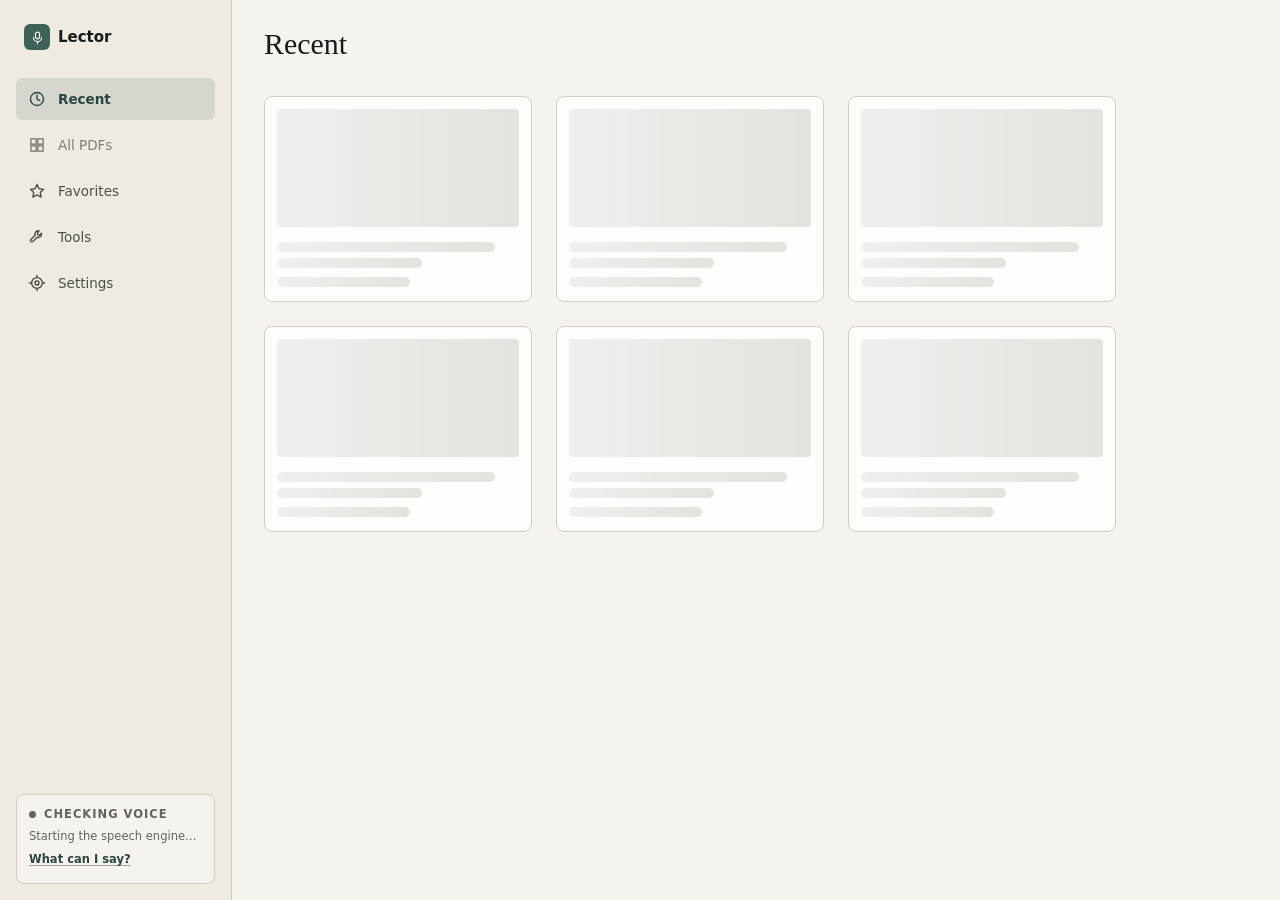
<file: frontend/index.html>
<!DOCTYPE html>
<html lang="en" data-theme="light" data-recent-view="grid" data-recent-count="" data-favorites-count="">
<head>
  <meta charset="UTF-8">
  <title>Lector — Home</title>
  <link rel="stylesheet" href="pages/home.css">
  <!-- Arriving on the Tools page (back from Organise pages, or Settings'
       Tools item): home.js draws it as the page loads (drawToolsAtLoad), so
       the first paint waits until the page has been read to the end, which
       is after that has run, and the Tools page is never seen empty. Only
       here, in <head>: a render-blocking link added later is ignored. -->
  <script>
    if (sessionStorage.getItem("lector-home-section") === "tools") {
      const hold = document.createElement("link");
      hold.rel = "expect";
      hold.href = "#homeToolsDrawn";
      hold.setAttribute("blocking", "render");
      document.head.appendChild(hold);
      // Back from Organise pages (reading-save.js's HOME_FOCUS_NOTE): this is
      // where the reader was, so it is simply there, with no entrance
      // (home.css's .home-returning); its first frame would be empty.
      if (sessionStorage.getItem("lector-home-focus") !== null) {
        document.documentElement.classList.add("home-returning");
      }
    }
  </script>
</head>
<body>
  <div class="home-view">
    <div class="sidebar">
      <!-- The sidebar's icons are in the markup, not fetched by icons.js, so they are
           on the page's very first frame: this page replaces another one on every
           sidebar click, and slots that filled in 100-280ms later read as a flicker.
           frontend/shared/icons/ stays the source; a test pins these to it. -->
      <div class="brand">
        <div class="brand-mark" data-icon="logo"><svg xmlns="http://www.w3.org/2000/svg" viewBox="0 0 22 22" fill="none" stroke="currentColor" stroke-width="1.7" stroke-linecap="round"><rect x="8" y="3" width="6" height="10" rx="3"></rect><path d="M5 11a6 6 0 0 0 12 0"></path><line x1="11" y1="17" x2="11" y2="20"></line></svg></div>
        <span class="brand-name">Lector</span>
      </div>
      <button class="nav-item active" id="recentNav" aria-current="page">
        <span data-icon="recent"><svg xmlns="http://www.w3.org/2000/svg" viewBox="0 0 22 22" fill="none" stroke="currentColor" stroke-width="1.7" stroke-linecap="round"><circle cx="11" cy="11" r="8"></circle><polyline points="11,6.5 11,11 14.5,13"></polyline></svg></span> Recent
      </button>
      <button class="nav-item" disabled>
        <span data-icon="all_pdfs"><svg xmlns="http://www.w3.org/2000/svg" viewBox="0 0 22 22" fill="none" stroke="currentColor" stroke-width="1.7"><rect x="3.5" y="3.5" width="6.5" height="6.5"></rect><rect x="12" y="3.5" width="6.5" height="6.5"></rect><rect x="3.5" y="12" width="6.5" height="6.5"></rect><rect x="12" y="12" width="6.5" height="6.5"></rect></svg></span> All PDFs
      </button>
      <button class="nav-item" id="favoritesNav">
        <span data-icon="favorites"><svg xmlns="http://www.w3.org/2000/svg" viewBox="0 0 22 22" fill="none" stroke="currentColor" stroke-width="1.7" stroke-linejoin="round"><polygon points="11,3 13.5,8.2 19,9 15,12.9 16,18.5 11,15.8 6,18.5 7,12.9 3,9 8.5,8.2"></polygon></svg></span> Favorites
      </button>
      <button class="nav-item" id="toolsNav">
        <span data-icon="tools"><svg xmlns="http://www.w3.org/2000/svg" viewBox="0 0 22 22" fill="none" stroke="currentColor" stroke-width="1.7" stroke-linecap="round" stroke-linejoin="round"><path d="M13.6 3.6a4 4 0 0 0-4.9 5.2l-5.3 5.3a1.8 1.8 0 0 0 2.5 2.5l5.3-5.3a4 4 0 0 0 5.2-4.9l-2.4 2.4-2.1-.4-.4-2.1z"></path></svg></span> Tools
      </button>
      <button class="nav-item" id="settingsNav">
        <span data-icon="settings"><svg xmlns="http://www.w3.org/2000/svg" viewBox="0 0 22 22" fill="none" stroke="currentColor" stroke-width="1.7" stroke-linecap="round"><circle cx="11" cy="11" r="6.6"></circle><circle cx="11" cy="11" r="2.4"></circle><line x1="11" y1="1.8" x2="11" y2="4"></line><line x1="11" y1="18" x2="11" y2="20.2"></line><line x1="1.8" y1="11" x2="4" y2="11"></line><line x1="18" y1="11" x2="20.2" y2="11"></line></svg></span> Settings
      </button>
      <div class="sidebar-fill"></div>
      <!-- Starts as "checking", not "ready": it only says ready once the speech
           engine has answered and Home's voice commands are actually active
           (frontend/js/voice-box.js). -->
      <div class="voice-box starting" id="voiceBox">
        <div class="voice-status">
          <span class="voice-dot"></span>
          <span id="voiceState">CHECKING VOICE</span>
        </div>
        <p id="voiceDetail">Starting the speech engine…</p>
        <!-- The one screen-reader announcement for the box: a short summary per
             state change (voice-box.js), since the visible text above changes
             with every partial transcript and must not itself be live. -->
        <span class="sr-only" id="voiceLive" role="status" aria-atomic="true"></span>
        <button class="voice-help-btn" id="voiceHelpBtn" type="button">What can I say?</button>
      </div>
    </div>

    <div class="content home-content page-enter">
      <!-- One header row per page: title and count on the left; search, the
           grid/list toggle and Open PDF on the right, in that order. Each
           control hides with `.is-absent` (visibility, never display), so its
           slot stays reserved and nothing moves when it comes or goes. -->
      <header class="page-header">
        <h1 class="page-title" id="sectionTitle">Recent</h1>
        <!-- Announced politely, so a search narrowing the list ("3 of 12") is
             heard as well as seen. Empty until the list has loaded: the backend
             takes a moment to build the thumbnails, and "no files yet" before it
             answers would be a claim nobody has checked. -->
        <span id="recentCount" class="page-count" role="status"></span>
        <!-- The search opens leftwards over this spacer from its icon, so nothing
             beside it moves (shared/library-header.css). -->
        <div class="page-header-fill">
          <div class="search-field header-search is-absent" id="headerSearch" role="search">
            <input class="search-field-input" type="text" id="headerSearchInput" autocomplete="off"
                   spellcheck="false" placeholder="Search Recent" aria-label="Search Recent">
            <button class="search-field-clear header-search-clear" id="headerSearchClear" type="button"
                    aria-label="Clear search" title="Clear search">
              <span data-icon="close"></span>
            </button>
            <button class="header-search-toggle" id="headerSearchToggle" type="button"
                    aria-label="Search Recent" aria-expanded="false" aria-controls="headerSearchInput"
                    title="Search">
              <span class="search-field-icon" data-icon="search"></span>
            </button>
          </div>
        </div>
        <div class="view-toggle is-absent" id="viewToggle" role="group" aria-label="Recent view">
          <button class="view-toggle-btn" id="recentViewGridBtn" aria-pressed="true" aria-label="Grid view" title="Grid view">
            <span data-icon="grid_view"></span>
          </button>
          <button class="view-toggle-btn" id="recentViewListBtn" aria-pressed="false" aria-label="List view" title="List view">
            <span data-icon="list_view"></span>
          </button>
        </div>
        <button class="btn header-open-btn is-absent" id="openPdfBtn" title="Open PDF  (Ctrl+O)">
          <span data-icon="open_pdf"></span>
          Open PDF
        </button>
        <!-- Settings' Favorites item arrives with a one-shot note in sessionStorage.
             This applies it before the first paint: the scripts at the bottom
             load after the browser has already drawn this markup, so home.js
             alone showed one frame of Recent (and Open PDF's slot) and then
             faded the sidebar highlight across to Favorites. It sits after the
             last header control so everything it changes already exists. home.js
             still owns the page from here (it applies the same state, and clears
             the note). -->
        <script>
          (() => {
            const section = sessionStorage.getItem("lector-home-section");
            const target = { favorites: ["favoritesNav", "Favorites"], tools: ["toolsNav", "Tools"] }[section];
            if (!target) return;
            const recentNav = document.getElementById("recentNav");
            const nav = document.getElementById(target[0]);
            recentNav.classList.remove("active");
            recentNav.removeAttribute("aria-current");
            nav.classList.add("active");
            nav.setAttribute("aria-current", "page");
            document.getElementById("sectionTitle").textContent = target[1];
            document.getElementById("openPdfBtn").hidden = true;
            if (section === "tools") {
              document.getElementById("headerSearch").hidden = true;
              document.getElementById("viewToggle").hidden = true;
            }
          })();
        </script>
        <!-- Fades the sidebar highlight across from the page the reader just left
             (home.css .nav-arriving/.nav-leaving). After the hand-off above, so it
             sees the item that ends up lit, and before the first paint; Settings
             has the same script (a test pins the two equal). The note is left on
             pagehide, so every way of leaving counts, and is honoured only while
             fresh, so coming back from the reader later doesn't replay an old
             move. -->
        <script>
          (() => {
            const NOTE_KEY = "lector-nav-from";
            const NOTE_FRESH_MS = 2000;
            const activeNavItem = () => document.querySelector(".sidebar .nav-item.active");
            let note = null;
            try {
              note = JSON.parse(sessionStorage.getItem(NOTE_KEY));
            } catch (err) {
              note = null;
            }
            sessionStorage.removeItem(NOTE_KEY);
            const arriving = activeNavItem();
            const leaving = note && note.id ? document.getElementById(note.id) : null;
            if (arriving && leaving && leaving !== arriving && Date.now() - note.at < NOTE_FRESH_MS) {
              [[arriving, "nav-arriving"], [leaving, "nav-leaving"]].forEach(([item, cls]) => {
                item.classList.add(cls);
                item.addEventListener("animationend", () => item.classList.remove(cls), { once: true });
              });
            }
            addEventListener("pagehide", () => {
              const item = activeNavItem();
              sessionStorage.setItem(NOTE_KEY, JSON.stringify({ id: item ? item.id : null, at: Date.now() }));
            });
          })();
        </script>
      </header>

      <!-- The list, once it arrives (home.js's renderRecent(), or
           buildLoadFailedState() if the load fails). Until then it is busy, and
           the sr-only line says what is happening. If the wait passes 150ms a
           skeleton comes up in the layer beside it, shaped like the view the
           list will be in: cards or table rows, as many as the list last had.
           Script draws it (pages/library-loading.js) from the view and counts
           the page server writes into <html> above, so no bridge call stands
           between the page and choosing its shape. The layer is decorative
           and inert: nothing in it can be reached or clicked. -->
      <div class="library-body">
        <div id="recentArea" aria-busy="true">
          <span class="sr-only">Loading your files…</span>
        </div>
        <div class="library-skeleton" id="librarySkeleton" aria-hidden="true" inert hidden></div>
      </div>
    </div>
  </div>

  <!-- In-app Open dialog (Milestone 8.7), replacing the native file chooser
       the voice router could not see. Every row is numbered for the whole
       time this is open — see frontend/js/file-browser.js's header comment
       for why, unlike the Recent grid's opt-in picker toggle above. -->
  <div class="dialog-scrim voice-dialog" id="openDialogScrim" hidden>
    <div class="dialog-card dialog-card--wide">
      <div class="dialog-body dialog-body--browser">
        <div class="dialog-header">
          <div class="dialog-badge" data-icon="folder"></div>
          <p class="dialog-title">Open PDF</p>
        </div>
      </div>
      <div class="browser-crumbs" id="openDialogPath"></div>
      <div class="browser-panes">
        <div class="browser-side">
          <p class="browser-side-label">Quick access</p>
          <div class="browser-quick" id="openDialogQuick"></div>
          <p class="browser-side-label">This PC</p>
          <div class="browser-tree" id="openDialogTree" role="tree"></div>
        </div>
        <div class="browser-main">
          <div class="search-field browser-search" role="search">
            <span class="search-field-icon" data-icon="search"></span>
            <input class="search-field-input" type="text" id="openDialogSearch" placeholder="Search this folder…"
                   autocomplete="off" aria-label="Search this folder">
            <button class="search-field-clear" type="button" aria-label="Clear search" title="Clear search">
              <span data-icon="close"></span>
            </button>
          </div>
          <div class="browser-list" id="openDialogList"></div>
        </div>
      </div>
      <div class="dialog-footer">
        <span class="hint">Click a folder or PDF, or say its number, or "home" / "desktop" / "documents" / "downloads".</span>
        <span class="browser-selected-count" id="openDialogSelectedCount" hidden></span>
        <button class="btn btn-secondary" id="openDialogCancelBtn">Cancel</button>
        <button class="btn" id="openDialogAddBtn" hidden disabled>Add files</button>
      </div>
    </div>
  </div>

  <!-- Remove-from-Recent confirmation (Milestone 8.9). Reuses the
       .dialog-scrim/.dialog-card frame verbatim (docs/DESIGN_SYSTEM.md's
       "Remove-from-Recent affordance") — list-entry removal only, the
       underlying PDF is never touched. -->
  <div class="dialog-scrim dialog-scrim--enter voice-dialog" id="removeConfirmScrim" hidden>
    <div class="dialog-card">
      <div class="dialog-body">
        <div class="dialog-header">
          <div class="dialog-badge" data-icon="remove"></div>
          <div>
            <p class="dialog-title">Remove from Recent?</p>
            <p class="dialog-desc" id="removeConfirmDesc"></p>
          </div>
        </div>
      </div>
      <div class="dialog-footer">
        <span class="hint">The file itself is never touched.</span>
        <button class="btn btn-secondary" id="removeConfirmCancelBtn">Cancel</button>
        <button class="btn" id="removeConfirmRemoveBtn">Remove</button>
      </div>
    </div>
  </div>

  <script src="js/icons.js"></script>
  <script src="js/ui.js"></script>
  <script src="js/background-error.js"></script>
  <script src="js/scrollbars.js"></script>
  <script src="js/bridge.js"></script>
  <script src="js/voice.js"></script>
  <script src="js/voice-box.js"></script>
  <script src="js/filedrop.js"></script>
  <script src="js/search-field.js"></script>
  <script src="js/file-browser.js"></script>
  <script src="js/popup-menu.js"></script>
  <script src="js/file-jobs.js"></script>
  <script src="js/save-destination.js"></script>
  <script src="pages/recent-list.js"></script>
  <script src="pages/library-loading.js"></script>
  <script src="pages/library-search.js"></script>
  <script src="pages/recent-card.js"></script>
  <script src="pages/command-reference.js"></script>
  <script src="pages/password-dialog.js"></script>
  <script src="pages/replace-dialog.js"></script>
  <script src="pages/open-pdf.js"></script>
  <script src="pages/compress-rules.js"></script>
  <script src="pages/compress-panel.js"></script>
  <script src="js/dialog-motion.js"></script>
  <script src="js/dialog-steps.js"></script>
  <script src="pages/tool-dialogs.js"></script>
  <script src="pages/tools-page.js"></script>
  <script src="js/pointer-reorder.js"></script>
  <script src="js/file-list.js"></script>
  <script src="pages/convert-dialog.js"></script>
  <script src="pages/combine-dialog.js"></script>
  <script src="pages/split-dialog.js"></script>
  <script src="pages/home.js"></script>
</body>
</html>
</file>
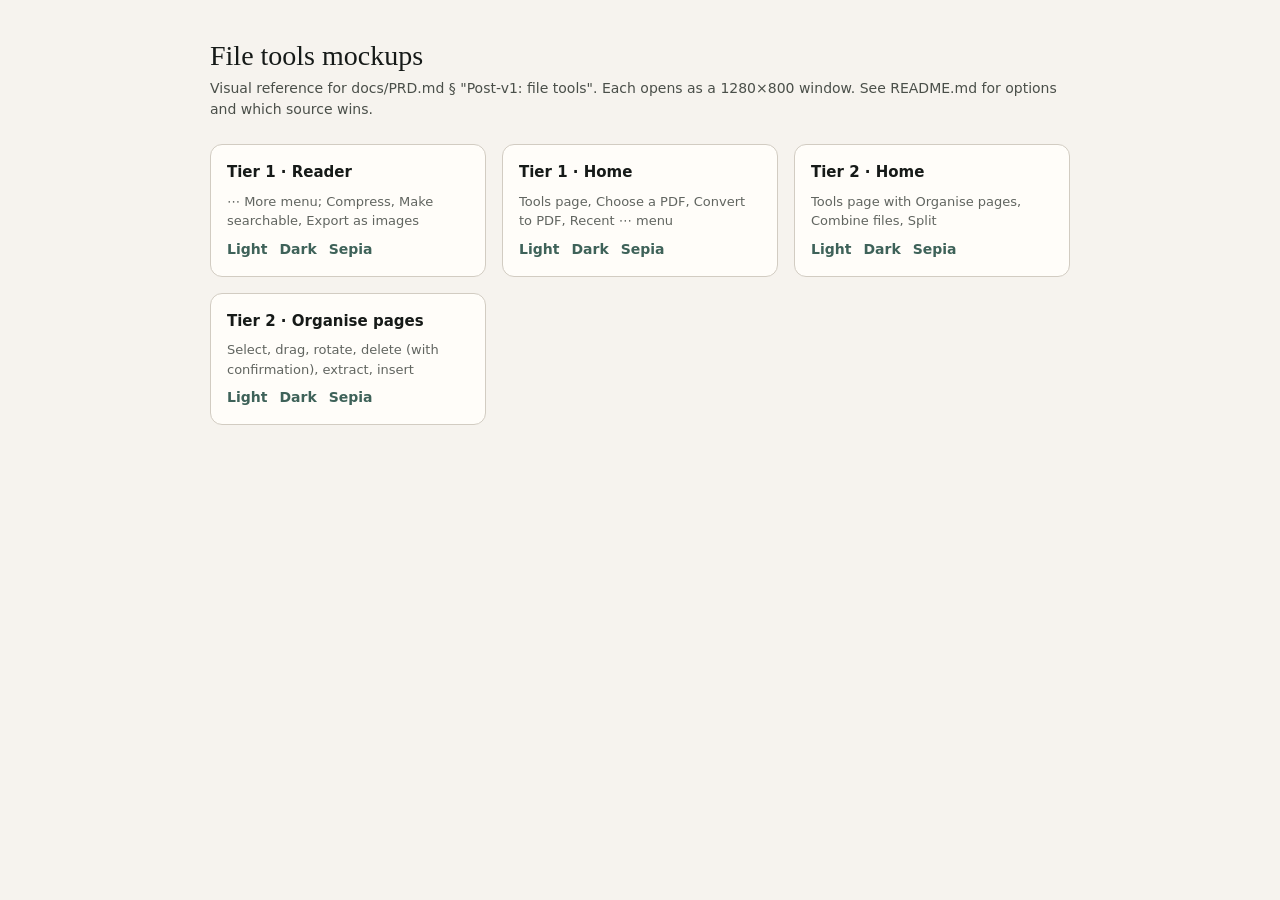
<file: docs/mockups/file-tools/index.html>
<!doctype html>
<html lang="en">
<head>
<meta charset="utf-8">
<meta name="viewport" content="width=device-width, initial-scale=1">
<title>File tools mockups</title>
<style>
:root{--bg:#F6F3EE;--card:#FFFDF9;--tp:#161A18;--ts:#4A4F49;--tm:#616560;--border:#D2CCC2;--accent:#3E6259}
body{margin:0;background:var(--bg);color:var(--tp);font:14px/1.5 system-ui,-apple-system,"Segoe UI",sans-serif}
main{max-width:860px;margin:0 auto;padding:40px 16px}
h1{font:400 28px Charter,Georgia,serif;margin:0 0 6px}
p{margin:0 0 24px;color:var(--ts)}
.grid{display:grid;grid-template-columns:repeat(auto-fit,minmax(240px,1fr));gap:16px}
.card{background:var(--card);border:1px solid var(--border);border-radius:12px;padding:16px;display:flex;flex-direction:column;gap:8px}
.card h2{font-size:15px;margin:0}
.card span{color:var(--tm);font-size:13px}
.links{display:flex;gap:12px;flex-wrap:wrap}
a{color:var(--accent);font-weight:600;text-decoration:none}
a:hover{text-decoration:underline}
</style>
</head>
<body>
<main>
<h1>File tools mockups</h1>
<p>Visual reference for docs/PRD.md § "Post-v1: file tools". Each opens as a 1280×800 window. See README.md for options and which source wins.</p>
<div class="grid">
<div class="card"><h2>Tier 1 · Reader</h2><span>⋯ More menu; Compress, Make searchable, Export as images</span><div class="links"><a href="reader-tier1.html">Light</a><a href="reader-tier1.html?theme=dark">Dark</a><a href="reader-tier1.html?theme=sepia">Sepia</a></div></div>
<div class="card"><h2>Tier 1 · Home</h2><span>Tools page, Choose a PDF, Convert to PDF, Recent ⋯ menu</span><div class="links"><a href="home-tier1.html">Light</a><a href="home-tier1.html?theme=dark">Dark</a><a href="home-tier1.html?theme=sepia">Sepia</a></div></div>
<div class="card"><h2>Tier 2 · Home</h2><span>Tools page with Organise pages, Combine files, Split</span><div class="links"><a href="home-tier2.html">Light</a><a href="home-tier2.html?theme=dark">Dark</a><a href="home-tier2.html?theme=sepia">Sepia</a></div></div>
<div class="card"><h2>Tier 2 · Organise pages</h2><span>Select, drag, rotate, delete (with confirmation), extract, insert</span><div class="links"><a href="organise-tier2.html">Light</a><a href="organise-tier2.html?theme=dark">Dark</a><a href="organise-tier2.html?theme=sepia">Sepia</a></div></div>
</div>
</main>
</body>
</html>
</file>
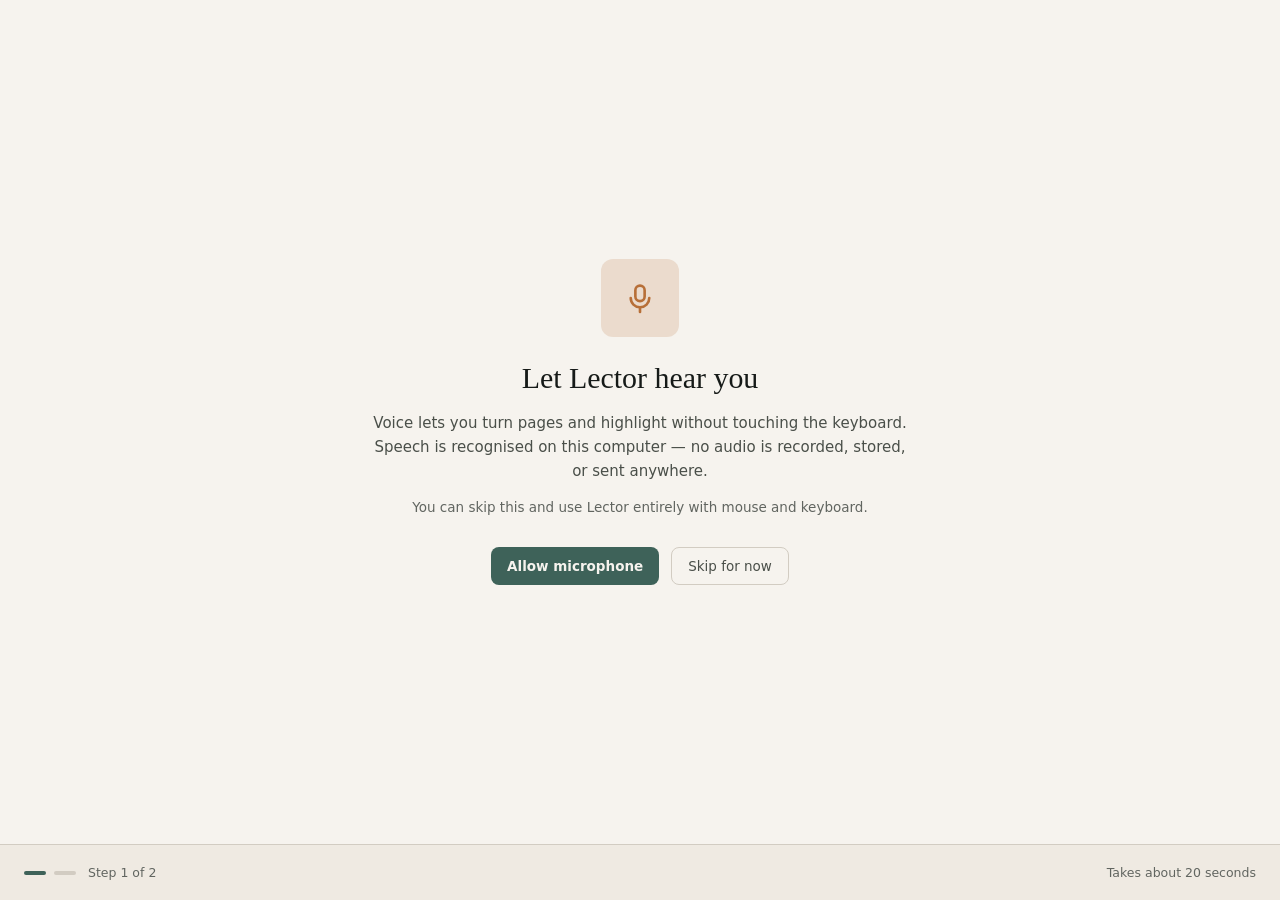
<file: frontend/pages/onboarding.html>
<!DOCTYPE html>
<html lang="en" data-theme="light">
<head>
  <meta charset="UTF-8">
  <title>Lector — Welcome</title>
  <link rel="stylesheet" href="settings.css">
  <link rel="stylesheet" href="onboarding.css">
</head>
<!--
  First-run onboarding (docs/TASKS.md, Milestone 8), replacing the Milestone 4
  stub. Two steps, per docs/mockups/07a and 07b: the microphone ask, then the
  activation mode.

  Both are skippable, and skipping is not a degraded path — docs/PRD.md makes
  mouse and keyboard parity a hard requirement, so a reader who declines the
  microphone gets an app missing nothing except voice. That is why the
  permission step states the benefit and the privacy fact *before* the OS
  dialog appears, rather than leaving the system prompt to do the explaining.
-->
<body>
  <div class="onboarding-view">
    <main class="onboarding-stage">
      <!-- Step 1: microphone permission -->
      <!-- .page-enter on each step: a step's contents fade and rise in, one
           after another, on the first frame and again whenever the other step
           is shown (showing a hidden element replays the animation). -->
      <section class="onboarding-step page-enter" id="micStep">
        <div class="onboarding-badge" data-icon="logo"></div>
        <h1 class="onboarding-title">Let Lector hear you</h1>
        <p class="onboarding-lede">
          Voice lets you turn pages and highlight without touching the
          keyboard. Speech is recognised on this computer — no audio is
          recorded, stored, or sent anywhere.
        </p>
        <p class="onboarding-aside">
          You can skip this and use Lector entirely with mouse and keyboard.
        </p>

        <div class="onboarding-choices">
          <button class="btn" id="allowMicBtn">Allow microphone</button>
          <button class="btn btn-secondary" id="skipMicBtn">Skip for now</button>
        </div>

        <!-- Filled in once the OS has answered. A refusal is reported plainly
             and the flow carries on: it is an answer, not an error. -->
        <p class="onboarding-result" id="micResult" hidden></p>
      </section>

      <!-- Step 2: activation mode -->
      <section class="onboarding-step page-enter" id="modeStep" hidden>
        <h1 class="onboarding-title">How should Lector start listening?</h1>
        <p class="onboarding-aside">
          You can change this any time in Settings, or turn both on.
        </p>

        <div class="mode-cards">
          <button class="mode-card selected" id="pushToTalkCard" data-mode="push_to_talk"
                  aria-pressed="true">
            <span class="mode-card-badge" data-icon="keyboard"></span>
            <span class="mode-card-title">Hold a key to talk</span>
            <span class="mode-card-desc">
              The mic is closed until you hold <strong>Space</strong>. Most
              private, and nothing is misheard while you read aloud.
            </span>
            <span class="mode-card-state">Selected</span>
          </button>

          <button class="mode-card" id="wakePhraseCard" data-mode="wake_phrase"
                  aria-pressed="false">
            <span class="mode-card-badge" data-icon="logo"></span>
            <span class="mode-card-title">Say a wake phrase</span>
            <span class="mode-card-desc">
              Start with <strong id="wakePhraseName"></strong> and it listens
              for the rest. Truly hands-free; the phrase is matched on-device.
            </span>
            <span class="mode-card-note">Uses a little more battery</span>
            <span class="mode-card-state">Selected</span>
          </button>
        </div>

        <p class="onboarding-parity">
          Whichever you pick, every voice command also has a button and a
          keyboard shortcut.
        </p>
      </section>
    </main>

    <footer class="onboarding-footer">
      <div class="step-dots">
        <span class="step-dot filled"></span>
        <span class="step-dot" id="stepDotTwo"></span>
      </div>
      <span class="step-label" id="stepLabel">Step 1 of 2</span>
      <div class="onboarding-fill"></div>
      <span class="step-aside" id="stepAside">Takes about 20 seconds</span>
      <button class="btn-secondary" id="backBtn" hidden>Back</button>
      <button class="btn" id="startBtn" hidden>Start reading</button>
    </footer>
  </div>

  <script src="../js/icons.js"></script>
  <script src="../js/ui.js"></script>
  <script src="../js/background-error.js"></script>
  <script src="../js/scrollbars.js"></script>
  <script src="../js/bridge.js"></script>
  <!-- No drop handler is registered here, so a dropped file is ignored — but
       the script still has to be loaded: it is what cancels `dragover`, and
       without that a dropped PDF would navigate the whole window to it. -->
  <script src="../js/filedrop.js"></script>
  <script src="onboarding.js"></script>
</body>
</html>
</file>
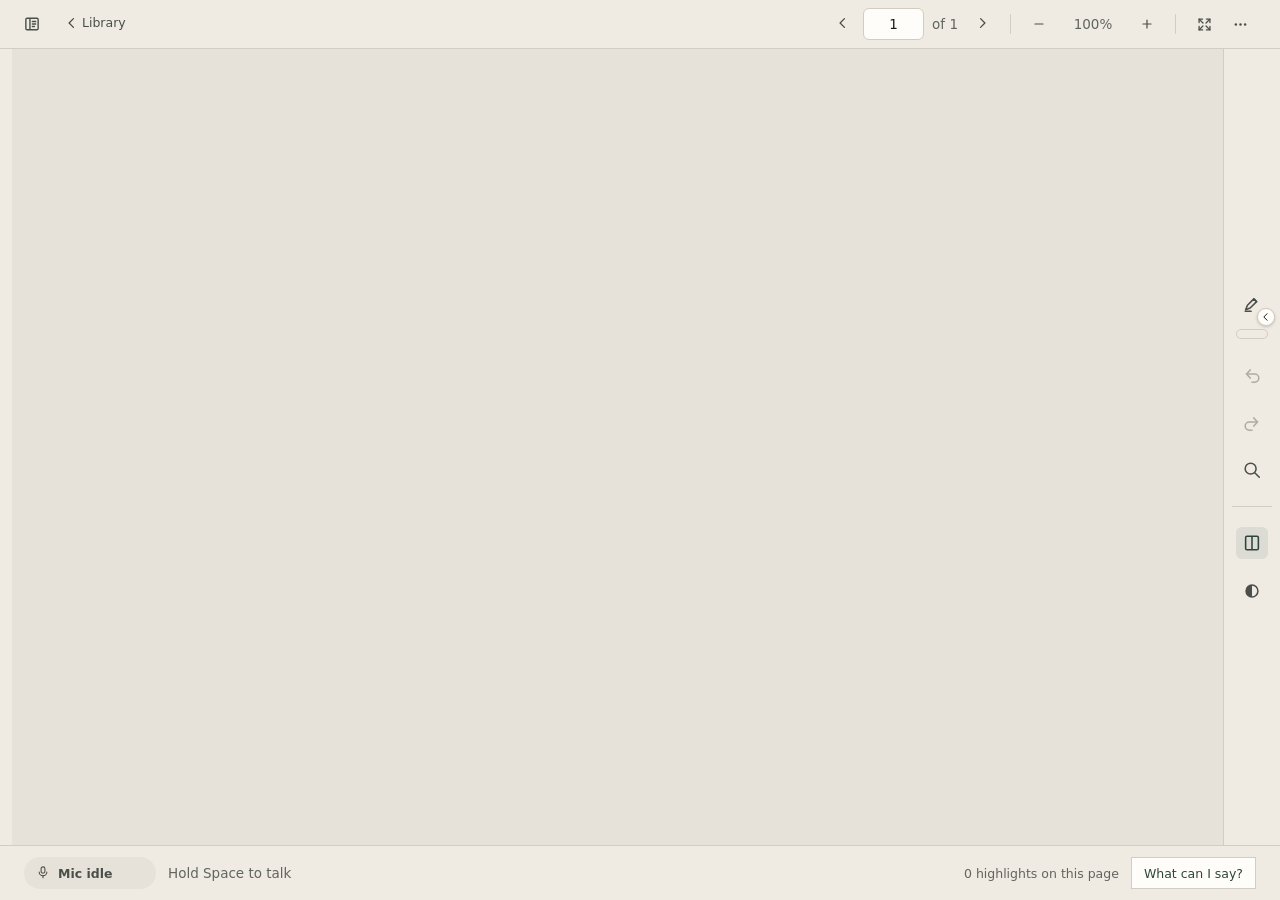
<file: frontend/pages/reading.html>
<!DOCTYPE html>
<html lang="en" data-theme="light">
<head>
  <meta charset="UTF-8">
  <title>Lector — Reading</title>
  <link rel="stylesheet" href="reading.css">
  <!-- Before anything is drawn: keeps "Applying page changes…" up across the
       reload a page change makes (page-change-busy.js). -->
  <script src="../js/page-change-pending.js"></script>
</head>
<body>
  <!-- `.focus-chrome` marks the bars Focus mode hides together (focus-mode.js):
       the topbar, the toolbar and the footer, each with its divider. -->
  <div class="reading-view">
    <div class="topbar focus-chrome">
      <!-- Opens and closes the outline and pages panel on the left edge
           (outline-panel.js). First in the row, so it sits right above the
           panel it controls; its icon keeps the footer's left edge. -->
      <button class="icon-btn icon-btn--sm outline-toggle" id="outlineToggleBtn" type="button"
              data-icon="sidebar" title="Outline and pages" aria-label="Outline and pages"
              aria-controls="outlinePanel" aria-expanded="false"></button>
      <!-- The way back and what is open, sharing one text baseline. Takes the
           room the page controls leave, so a long title truncates instead of
           pushing them. -->
      <div class="topbar-lead">
        <button class="back-btn" id="backBtn" type="button" title="Back to Library">
          <span class="back-chevron" data-icon="chevron_left"></span><span class="back-label">Library</span>
        </button>
        <!-- The name, then the unsaved-changes dot after it. The dot's room is
             kept when it is hidden, so the name never moves as it comes and
             goes (docs/DESIGN_SYSTEM.md § "Unsaved changes"). -->
        <div class="doc-title-row">
          <div class="doc-title" id="docTitle"></div>
          <span class="unsaved-dot" id="unsavedDot" role="img" aria-label="Unsaved changes"
                aria-hidden="true"></span>
        </div>
      </div>
      <div class="page-controls">
        <button class="icon-btn icon-btn--sm nav-btn" id="prevBtn" type="button" title="Previous page  (←)" aria-label="Previous page">
          <span data-icon="chevron_left"></span>
        </button>
        <input class="page-input" id="pageInput" type="text" inputmode="numeric"
               autocomplete="off" spellcheck="false" value="1" aria-label="Page number">
        <span class="page-suffix" id="pageSuffix">of 1</span>
        <button class="icon-btn icon-btn--sm nav-btn" id="nextBtn" type="button" title="Next page  (→)" aria-label="Next page">
          <span data-icon="chevron_right"></span>
        </button>
        <div class="vline short"></div>
        <!-- "− 150% +": step zoom either side of the value, which opens a
             popover under it with a slider and the fit chips (zoom-control.js).
             In a fit mode the value reads "Fit width" or "Fit page". -->
        <div class="zoom-control">
          <button class="icon-btn icon-btn--sm zoom-step" id="zoomOutBtn" type="button" data-icon="minus"
                  title="Zoom out  (Ctrl+−)" aria-label="Zoom out"></button>
          <div class="zoom-value">
            <button class="zoom-label" id="zoomLabel" type="button" title="Zoom" aria-label="Zoom: 100%"
                    aria-haspopup="dialog" aria-expanded="false" aria-controls="zoomPopover">100%</button>
            <div class="zoom-popover" id="zoomPopover" role="dialog" aria-label="Zoom" hidden>
              <!-- The ticks mark 50%, 100% and 200% under the track and jump
                   there when clicked; out of the Tab order, which goes from the
                   slider to the chips (Home and End reach the ends). -->
              <div class="range-slider-wrap">
                <input class="range-slider" id="zoomSlider" type="range" min="0" max="100" step="1" value="50"
                       aria-label="Zoom" aria-valuetext="100%">
                <div class="range-ticks" id="zoomTicks">
                  <button class="range-tick" type="button" tabindex="-1" data-value="50"
                          data-tooltip="50%" aria-label="Zoom to 50%"></button>
                  <button class="range-tick range-tick--major" type="button" tabindex="-1" data-value="100"
                          data-tooltip="Reset to 100%" aria-label="Reset to 100%"></button>
                  <button class="range-tick" type="button" tabindex="-1" data-value="200"
                          data-tooltip="200%" aria-label="Zoom to 200%"></button>
                </div>
              </div>
              <div class="zoom-chips" role="group" aria-label="Zoom presets">
                <button class="chip zoom-chip" id="zoomFitWidthBtn" type="button" aria-pressed="false"
                        title="Fit width  (Ctrl+2)">Fit width</button>
                <button class="chip zoom-chip" id="zoomFitPageBtn" type="button" aria-pressed="false"
                        title="Fit page  (Ctrl+0)">Fit page</button>
                <button class="chip zoom-chip" id="zoomActualBtn" type="button" aria-pressed="false"
                        title="Actual size  (Ctrl+1)">100%</button>
              </div>
            </div>
          </div>
          <button class="icon-btn icon-btn--sm zoom-step" id="zoomInBtn" type="button" data-icon="plus"
                  title="Zoom in  (Ctrl+=)" aria-label="Zoom in"></button>
        </div>
        <div class="vline short"></div>
        <!-- Focus mode (focus-mode.js). In Focus mode this bar comes back when
             the pointer is at the top edge, and the button is its way out. -->
        <button class="icon-btn icon-btn--sm" id="focusModeBtn" type="button" data-icon="focus_mode"
                title="Focus mode  (F11)" aria-label="Focus mode" aria-pressed="false"></button>
        <!-- The file's menu: Save, Save a copy, the file tools, Show in folder
             (file-menu.js). -->
        <button class="icon-btn icon-btn--sm" id="moreBtn" type="button" data-icon="more"
                title="More" aria-label="More" aria-haspopup="menu" aria-expanded="false"></button>
      </div>
    </div>
    <div class="hline focus-chrome"></div>

    <div class="body-row">
      <!-- Left edge. The progress bar (progress-bar.js) is a slim bar just inside
           the window's edge that widens over the page on hover, so the page never
           moves; the outline and pages panel (outline-panel.js) opens to its
           right and does push the page over. -->
      <div class="progress-edge" id="progressEdge">
        <div class="reading-progress" id="readingProgress" role="slider" tabindex="0"
             aria-label="Reading progress" aria-orientation="vertical"
             aria-valuemin="1" aria-valuemax="1" aria-valuenow="1">
          <div class="progress-track" id="progressTrack">
            <div class="progress-segments" id="progressSegments"></div>
            <div class="progress-fill-clip" id="progressFillClip">
              <div class="progress-fill-segments" id="progressFillSegments"></div>
            </div>
          </div>
          <!-- Over the track but outside its clip, so the rounded ends don't
               cut a marker's edge. -->
          <div class="progress-overlay">
            <div class="progress-markers" id="progressMarkers"></div>
          </div>
          <span class="progress-label" id="progressLabel" aria-hidden="true"></span>
        </div>
        <!-- What is under the pointer: the page, its chapter, a thumbnail, and
             whether it has highlights. -->
        <div class="progress-tip" id="progressTip" aria-hidden="true">
          <span class="progress-tip-thumb is-empty" id="progressTipThumb">
            <img id="progressTipImage" alt="" draggable="false" hidden>
          </span>
          <span class="progress-tip-text">
            <span class="progress-tip-page" id="progressTipPage"></span>
            <span class="progress-tip-chapter" id="progressTipChapter"></span>
            <span class="progress-tip-note" id="progressTipNote">Highlights on this page</span>
          </span>
        </div>
      </div>

      <aside class="outline-panel" id="outlinePanel" aria-label="Outline and pages" hidden>
        <div class="outline-tabs" role="tablist" aria-label="Outline and pages">
          <button type="button" class="outline-tab" id="outlineTab" role="tab"
                  aria-controls="outlineTabPanel" aria-selected="true">Outline</button>
          <button type="button" class="outline-tab" id="pagesTab" role="tab"
                  aria-controls="pagesTabPanel" aria-selected="false" tabindex="-1">Pages</button>
        </div>
        <div class="outline-tabpanel" id="outlineTabPanel" role="tabpanel" aria-labelledby="outlineTab">
          <nav class="outline-tree" id="outlineTree" aria-label="Outline"></nav>
          <!-- A PDF without bookmarks: the same language as the Recent empty
               state, with the way to its pages and the phrase that opens them. -->
          <div class="outline-empty" id="outlineEmpty" hidden>
            <div class="outline-empty-icon" data-icon="list_view" aria-hidden="true"></div>
            <p class="outline-empty-title">No outline in this PDF</p>
            <p class="outline-empty-body">This document doesn't include chapters or bookmarks.</p>
            <button class="btn btn-secondary outline-empty-action" id="outlineBrowsePagesBtn" type="button">Browse pages</button>
            <div class="outline-empty-voice">
              <p class="outline-empty-voice-label"><span data-icon="mic" aria-hidden="true"></span>Try saying</p>
              <ul class="outline-empty-chips">
                <li>“show pages”</li>
              </ul>
            </div>
          </div>
        </div>
        <div class="outline-tabpanel" id="pagesTabPanel" role="tabpanel" aria-labelledby="pagesTab" hidden>
          <div class="pages-list" id="pagesList" role="list" aria-label="Pages"></div>
        </div>
        <!-- The panel's right edge: drag (or focus it and press ← / →) to
             resize, 168-400px, remembered (outline-panel.js). -->
        <div class="outline-resizer" id="outlineResizer" role="separator" tabindex="0"
             aria-orientation="vertical" aria-label="Resize outline panel"
             aria-controls="outlinePanel" aria-valuemin="168" aria-valuemax="400" aria-valuenow="200"></div>
      </aside>

      <div class="page-area" id="pageArea" tabindex="-1">
        <div class="book-scroll page-scroller" id="bookScroll">
          <div class="page-card" id="pageCard">
            <img class="page-surface" id="pageSurface" draggable="false">
          </div>
        </div>
        <div class="strip-scroll page-scroller" id="stripScroll" hidden>
          <div class="strip-container" id="stripContainer"></div>
        </div>
        <!-- A transparent button over every highlight on screen, so each can be
             clicked or tabbed to and opens the editor below
             (highlight-colors.js). Under the selection wash. -->
        <div class="highlight-target-layer" id="highlightTargetLayer"></div>
        <div class="highlight-editor" id="highlightEditor" role="dialog" aria-label="Highlight" hidden>
          <div class="highlight-editor-top">
            <div class="swatch-row" id="highlightEditorSwatches" aria-label="Highlight color"></div>
            <div class="highlight-editor-sep"></div>
            <button class="btn-secondary highlight-editor-remove" id="highlightEditorRemoveBtn" type="button">
              <span data-icon="remove"></span>Remove
            </button>
          </div>
          <!-- The same opacity slider and thickness presets as Highlight
               options (highlight-options.js builds them); thickness for a
               drawing only. -->
          <div class="hl-options-row opacity-control" id="highlightEditorOpacity"></div>
          <div class="hl-options-row" id="highlightEditorThickness" hidden>
            <span class="hl-options-label" id="highlightEditorThicknessLabel">Thickness</span>
            <div class="thickness-row" id="highlightEditorThicknessGroup" aria-labelledby="highlightEditorThicknessLabel"></div>
          </div>
        </div>
        <!-- Live selection wash painted while a highlight is being dragged
             out (see reading-highlighting.js). Sits outside both scrollers, as a sibling
             clipped to the page area, so it can serve whichever layout is
             active without being duplicated into each one. -->
        <div class="selection-layer" id="selectionLayer" aria-hidden="true"></div>
        <!-- The freehand stroke being drawn (freehand.js), until the page
             image shows the real ink annotation. Clipped like the wash. -->
        <div class="ink-layer" id="inkLayer" aria-hidden="true"></div>
        <!-- Amber "listening here" outline shown over the page regions voice
             matching is currently scoped to (docs/DESIGN_SYSTEM.md's third
             wash state, alongside the selection and highlight colors). Filled
             while a push-to-talk hold is in progress; see reading-mic.js. -->
        <div class="voice-focus-layer" id="voiceFocusLayer" aria-hidden="true"></div>
        <!-- Find-in-document matches (find-bar.js): blue, so they never read
             as a highlight (yellow) or as voice (amber). Below the selection
             wash, so a drag over a match still shows what it will select. -->
        <div class="find-layer" id="findLayer" aria-hidden="true"></div>
        <!-- Find bar (Ctrl+F or the rail's magnifier). Floats over the page
             area's top-right corner rather than taking a row of its own, so
             opening it moves nothing on the page. -->
        <div class="find-bar" id="findBar" role="search">
          <div class="search-field find-field">
            <span class="search-field-icon" data-icon="search"></span>
            <input class="search-field-input find-input" id="findInput" type="text" placeholder="Find in document"
                   aria-label="Find in document" autocomplete="off" spellcheck="false">
            <button class="search-field-clear" type="button" aria-label="Clear search" title="Clear search">
              <span data-icon="close"></span>
            </button>
            <span class="find-status" id="findStatus" aria-live="polite"></span>
          </div>
          <button class="icon-btn icon-btn--sm" id="findPrevBtn" type="button" data-icon="chevron_up"
                  title="Previous match  (Shift+Enter)" aria-label="Previous match" disabled></button>
          <button class="icon-btn icon-btn--sm" id="findNextBtn" type="button" data-icon="chevron_down"
                  title="Next match  (Enter)" aria-label="Next match" disabled></button>
          <button class="icon-btn icon-btn--sm" id="findCloseBtn" type="button" data-icon="close"
                  title="Close  (Esc)" aria-label="Close find"></button>
        </div>
      </div>

      <div class="vline focus-chrome"></div>
      <!-- Right edge: the toolbar, flush to the window's edge, with the page's
           scrollbar just inside it (the page area's own overlay, with a 12px
           grab area, shared/scrollbars.css) and a clear gap between the two.
           Its groups sit in the middle of the rail's height. -->
      <div class="rail focus-chrome">
        <!-- The highlight tool, a split button: the button toggles the tool in
             the chosen style (its icon: highlighter, underline or
             strikethrough), and the badge on its corner (or a right-click on
             it) opens the style card. Under it, the preview of what the tool
             draws (a pill: the color at full strength, and the color at the
             opacity on the page's paper), which opens the settings card. One card at a time, beside the rail, over the page
             (highlight-options.js). -->
        <div class="rail-highlight">
          <div class="tool-split">
            <button class="icon-btn" id="highlightBtn" data-icon="highlight" title="Highlight  (H)"
                    aria-label="Highlight" aria-pressed="false"></button>
            <button class="style-badge" id="highlightStyleBtn" type="button" title="Choose style"
                    aria-label="Choose style" aria-haspopup="menu" aria-expanded="false" aria-controls="highlightStyleCard">
              <span class="style-badge-face" data-icon="chevron_left"></span>
            </button>
          </div>
          <button class="preview-btn" id="highlightColorBtn" type="button" title="Color, opacity and thickness"
                  aria-label="Color, opacity and thickness" aria-haspopup="dialog" aria-expanded="false" aria-controls="highlightOptions">
            <span class="preview-swatch" id="highlightPreviewSwatch"></span>
          </button>
          <div class="rail-card style-card" id="highlightStyleCard" role="menu" aria-label="Highlight style" hidden>
            <button class="style-item" type="button" role="menuitemradio" aria-checked="false" tabindex="-1" data-style="highlight">
              <span class="style-item-icon" data-icon="highlight"></span><span class="style-item-name">Highlight</span><kbd class="key-badge">H</kbd><span class="style-item-check" data-icon="check"></span>
            </button>
            <button class="style-item" type="button" role="menuitemradio" aria-checked="false" tabindex="-1" data-style="underline">
              <span class="style-item-icon" data-icon="underline"></span><span class="style-item-name">Underline</span><kbd class="key-badge">U</kbd><span class="style-item-check" data-icon="check"></span>
            </button>
            <button class="style-item" type="button" role="menuitemradio" aria-checked="false" tabindex="-1" data-style="strikethrough">
              <span class="style-item-icon" data-icon="strikethrough"></span><span class="style-item-name">Strikethrough</span><kbd class="key-badge">S</kbd><span class="style-item-check" data-icon="check"></span>
            </button>
          </div>
          <div class="rail-card highlight-options" id="highlightOptions" role="dialog" aria-label="Color, opacity, thickness" hidden>
            <div class="swatch-row" id="highlightOptionsSwatches" aria-label="Color"></div>
            <div class="hl-options-divider"></div>
            <!-- Built by highlight-options.js: "Opacity" and the value over the
                 slider, with a tick every 10% and its ends named under it. -->
            <div class="hl-options-row opacity-control" id="highlightOpacityControl"></div>
            <div class="hl-options-divider hl-options-divider--after-slider"></div>
            <div class="hl-options-row">
              <div class="hl-options-head">
                <span class="hl-options-label" id="highlightThicknessLabel">Thickness</span>
                <span class="hl-options-note">drawing only</span>
              </div>
              <div class="thickness-row" id="highlightThicknessGroup" aria-labelledby="highlightThicknessLabel"></div>
            </div>
          </div>
        </div>
        <!-- Always shown. With nothing on the undo stack they are dimmed and
             aria-disabled rather than disabled, so they keep their tooltip
             saying why (reading-chrome.js's updateUndoButtons). -->
        <button class="icon-btn" id="undoBtn" data-icon="undo" title="Nothing to undo" aria-label="Undo highlight" aria-disabled="true"></button>
        <button class="icon-btn" id="redoBtn" data-icon="redo" title="Nothing to redo" aria-label="Redo highlight" aria-disabled="true"></button>
        <button class="icon-btn" id="findBtn" data-icon="search" title="Find in document  (Ctrl+F)"
                aria-label="Find in document" aria-controls="findBar" aria-expanded="false"></button>

        <div class="rail-sep"></div>

        <button class="icon-btn active" id="layoutBtn" data-icon="book_layout" title="Book layout — one page at a time" aria-label="Book layout"></button>
        <button class="icon-btn" id="themeBtn" data-icon="theme" title="Cycle theme  (light / dark / sepia)" aria-label="Cycle theme"></button>
      </div>
    </div>

    <!-- Organise pages (organise.js, organise-grid.js): replaces the topbar,
         the body row and everything in it while open; the footer stays, so
         the mic pill still shows voice is listening. -->
    <section class="organise-view" id="organiseView" aria-label="Organise pages" hidden>
      <div class="organise-topbar">
        <span class="organise-badge" data-icon="organise" aria-hidden="true"></span>
        <h1 class="organise-title">Organise pages</h1>
        <span class="organise-doc" id="organiseDocName"></span>
        <div class="spacer"></div>
        <button class="icon-btn icon-btn--sm" id="organiseUndoBtn" type="button" data-icon="undo"
                aria-label="Undo" title="Nothing to undo" aria-disabled="true"></button>
        <button class="icon-btn icon-btn--sm" id="organiseRedoBtn" type="button" data-icon="redo"
                aria-label="Redo" title="Nothing to redo" aria-disabled="true"></button>
        <div class="vline short"></div>
        <!-- Leaving: Cancel drops the draft (asking first when it has changes,
             organise-discard.js); Done applies it. -->
        <button class="btn btn-secondary" id="organiseCancelBtn" type="button"
                title="Back to reading without changing the pages  (Esc)">Cancel</button>
        <button class="btn" id="organiseDoneBtn" type="button"
                title="Apply the page changes and go back to reading">Done</button>
      </div>
      <div class="organise-actions" role="toolbar" aria-label="Page actions">
        <button class="organise-action" id="organiseRotateLeftBtn" type="button" data-needs-selection>
          <span data-icon="rotate_left" aria-hidden="true"></span>Rotate left
        </button>
        <button class="organise-action" id="organiseRotateRightBtn" type="button" data-needs-selection>
          <span data-icon="rotate_right" aria-hidden="true"></span>Rotate right
        </button>
        <button class="organise-action organise-action--danger" id="organiseDeleteBtn" type="button" data-needs-selection>
          <span data-icon="remove" aria-hidden="true"></span>Delete
        </button>
        <div class="vline short organise-actions-sep"></div>
        <button class="organise-action" id="organiseExtractBtn" type="button" data-needs-selection>
          <span data-icon="extract" aria-hidden="true"></span>Extract…
        </button>
        <button class="organise-action" id="organiseInsertBtn" type="button"
                title="Add pages from another PDF or from images">
          <span data-icon="insert" aria-hidden="true"></span>Insert…
        </button>
        <div class="spacer"></div>
        <span class="organise-selection" id="organiseSelectionText" aria-live="polite"></span>
        <button class="organise-action" id="organiseSelectAllBtn" type="button">Select all</button>
      </div>
      <div class="organise-scroll" id="organiseScroll">
        <div class="organise-grid-wrap">
          <div class="organise-grid" id="organiseGrid" role="listbox" aria-multiselectable="true"
               aria-label="Pages" aria-orientation="horizontal"></div>
          <div class="organise-insertion" id="organiseInsertion" aria-hidden="true" hidden></div>
        </div>
      </div>
    </section>

    <div class="hline focus-chrome"></div>
    <div class="footer focus-chrome">
      <div class="mic-pill" id="micPill">
        <span data-icon="logo"></span>
        <span id="micLabel">Mic idle</span>
      </div>
      <span class="hint" id="micHint">Hold Space to talk</span>
      <div class="spacer"></div>
      <!-- A file job sent to the background with Keep reading (file-menu.js):
           clicking it brings the tool's dialog back. -->
      <button class="file-job-pill" id="fileJobPill" type="button" hidden
              title="Show the file job">
        <span class="spinner" aria-hidden="true"></span>
        <span id="fileJobPillLabel"></span>
      </button>
      <span class="highlight-count" id="highlightCount">0 highlights on this page</span>
      <!-- In Organise pages: "12 pages · 2 changes" (organise.js). -->
      <span class="organise-count" id="organiseCount" hidden></span>
      <button class="btn-secondary what-btn" id="referenceFooterBtn"
              title="What can I say?  (?)">What can I say?</button>
    </div>

    <!-- Focus mode's one piece of chrome: the footer's mic pill, floating at
         the bottom of the window while a command is being captured, so a
         spoken command still shows it was heard (focus-mode.js). -->
    <div class="mic-pill listening focus-voice-pill" id="focusVoicePill" aria-hidden="true">
      <span data-icon="logo"></span>
      <span id="focusVoiceLabel">Listening...</span>
    </div>
  </div>

  <!-- Save-changes confirmation: frameless overlay + dimmed scrim, per
       docs/DESIGN_SYSTEM.md's modal pattern. Plain dim only — backdrop blur
       explicitly deferred. Voice-drivable as of Milestone 8.9 (`.voice-dialog`
       lets push-to-talk work while this is open — see js/voice.js's
       dialogIsOpen()). -->
  <div class="dialog-scrim dialog-scrim--enter voice-dialog" id="saveDialog" hidden>
    <div class="dialog-card">
      <div class="dialog-body">
        <div class="dialog-header">
          <div class="dialog-badge" data-icon="highlight"></div>
          <div>
            <p class="dialog-title">Save changes?</p>
            <p class="dialog-desc">
              Saving a copy leaves the original file untouched; overwriting
              writes your changes straight into the PDF you opened.
            </p>
          </div>
        </div>

        <div id="saveDialogOptions" aria-label="How to save">
          <button type="button" class="option-row card-lift selected" id="copyRow" data-mode="copy">
            <span class="option-radio"></span>
            <span class="option-text">
              <span class="option-title">Save a copy</span>
              <span class="option-subtitle">Saved as a new file alongside the original.</span>
            </span>
          </button>

          <button type="button" class="option-row card-lift" id="overwriteRow" data-mode="overwrite">
            <span class="option-radio"></span>
            <span class="option-text">
              <span class="option-title">Overwrite the original</span>
              <span class="option-subtitle">Your changes are written into the file you opened.</span>
            </span>
          </button>
        </div>

        <label class="checkbox-row">
          <input type="checkbox" id="rememberCheck">
          Don't ask again — remember this choice
        </label>
      </div>

      <div class="dialog-footer">
        <span class="hint">You can change this later in Settings.</span>
        <button class="btn btn-secondary" id="dialogCancelBtn">Cancel</button>
        <button class="btn btn-secondary" id="dialogDiscardBtn" hidden>Don't Save</button>
        <button class="btn" id="dialogSaveBtn">Save</button>
      </div>
    </div>
  </div>

  <!-- "Applying page changes…" (page-change-busy.js): over everything, taking
       the mouse and keyboard, while Done or Undo/Redo page changes run and
       until the reader has drawn the changed document. -->
  <div class="page-change-busy" id="pageChangeBusy" role="alertdialog" aria-modal="true"
       aria-labelledby="pageChangeBusyLabel" tabindex="-1" hidden>
    <div class="page-change-busy-card">
      <span class="spinner" aria-hidden="true"></span>
      <span id="pageChangeBusyLabel">Applying page changes…</span>
    </div>
  </div>

  <!-- The in-app Save-As dialog (Milestone 8.7) is built by
       js/file-browser.js's ensureSaveAsDialog(), shared with Home's file
       tools. -->

  <!-- "Save a copy" onto a name that is already taken asks first (hardening
       H2): replace-dialog.js adds its own markup, shared with Home's file
       tools. -->

  <script src="../js/icons.js"></script>
  <script src="../js/ui.js"></script>
  <script src="../js/background-error.js"></script>
  <script src="../js/scrollbars.js"></script>
  <script src="../js/bridge.js"></script>
  <script src="../js/voice.js"></script>
  <script src="../js/filedrop.js"></script>
  <script src="../js/search-field.js"></script>
  <script src="../js/file-browser.js"></script>
  <script src="../js/popup-menu.js"></script>
  <script src="../js/file-jobs.js"></script>
  <script src="../js/save-destination.js"></script>
  <script src="save-dialog.js"></script>
  <script src="replace-dialog.js"></script>
  <script src="command-reference.js"></script>
  <script src="password-dialog.js"></script>
  <script src="open-pdf.js"></script>
  <script src="find-bar.js"></script>
  <script src="ink-geometry.js"></script>
  <script src="range-slider.js"></script>
  <script src="highlight-colors.js"></script>
  <script src="highlight-options.js"></script>
  <script src="freehand.js"></script>
  <script src="progress-layout.js"></script>
  <script src="progress-bar.js"></script>
  <script src="outline-panel.js"></script>
  <script src="page-centering.js"></script>
  <script src="focus-mode.js"></script>
  <script src="zoom-fit.js"></script>
  <script src="zoom-control.js"></script>
  <script src="compress-rules.js"></script>
  <script src="compress-panel.js"></script>
  <script src="../js/dialog-motion.js"></script>
  <script src="../js/dialog-steps.js"></script>
  <script src="tool-dialogs.js"></script>
  <script src="file-menu.js"></script>
  <script src="page-change-busy.js"></script>
  <script src="organise-timing.js"></script>
  <script src="organise-plan.js"></script>
  <script src="organise-thumbs.js"></script>
  <script src="organise-motion.js"></script>
  <script src="../js/pointer-reorder.js"></script>
  <script src="organise-drag.js"></script>
  <script src="organise-grid.js"></script>
  <script src="danger-dialog.js"></script>
  <script src="organise-discard.js"></script>
  <script src="organise-insert-places.js"></script>
  <script src="organise-insert.js"></script>
  <script src="organise-extract.js"></script>
  <script src="organise.js"></script>
  <script src="reading-state.js"></script>
  <script src="reading-layout.js"></script>
  <script src="reading-chrome.js"></script>
  <script src="reading-zoom.js"></script>
  <script src="reading-highlighting.js"></script>
  <script src="reading-ocr.js"></script>
  <script src="reading-mic.js"></script>
  <script src="reading-voice-commands.js"></script>
  <script src="reading-save.js"></script>
  <script src="reading-keys.js"></script>
  <script src="reading.js"></script>
</body>
</html>
</file>
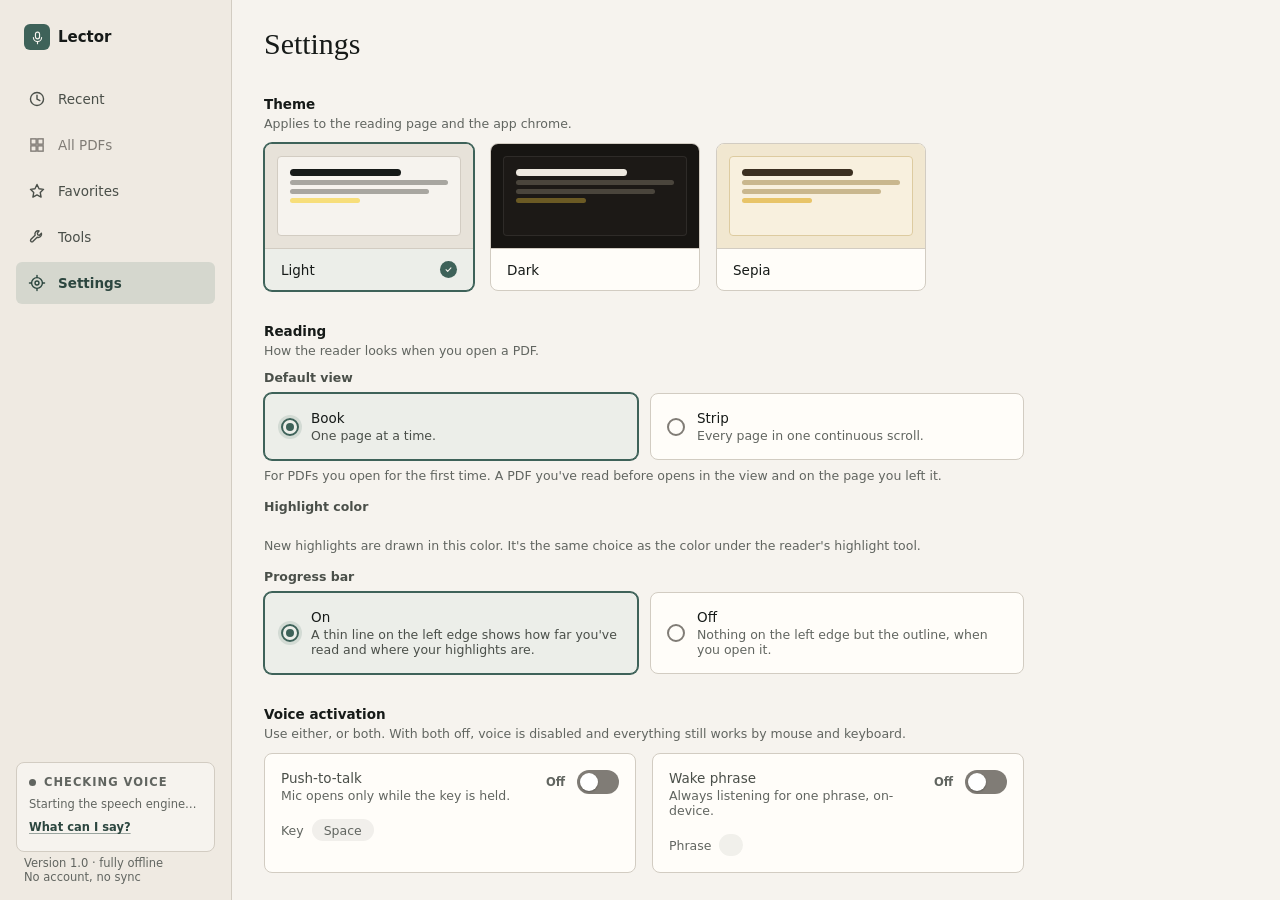
<file: frontend/pages/settings.html>
<!DOCTYPE html>
<html lang="en" data-theme="light">
<head>
  <meta charset="UTF-8">
  <title>Lector — Settings</title>
  <link rel="stylesheet" href="settings.css">
</head>
<body class="is-restoring">
  <div class="home-view">
    <div class="sidebar">
      <!-- The sidebar's icons are in the markup, not fetched by icons.js, so they are
           on the page's very first frame: this page replaces another one on every
           sidebar click, and slots that filled in 100-280ms later read as a flicker.
           frontend/shared/icons/ stays the source; a test pins these to it. -->
      <div class="brand">
        <div class="brand-mark" data-icon="logo"><svg xmlns="http://www.w3.org/2000/svg" viewBox="0 0 22 22" fill="none" stroke="currentColor" stroke-width="1.7" stroke-linecap="round"><rect x="8" y="3" width="6" height="10" rx="3"></rect><path d="M5 11a6 6 0 0 0 12 0"></path><line x1="11" y1="17" x2="11" y2="20"></line></svg></div>
        <span class="brand-name">Lector</span>
      </div>
      <button class="nav-item" id="recentNav">
        <span data-icon="recent"><svg xmlns="http://www.w3.org/2000/svg" viewBox="0 0 22 22" fill="none" stroke="currentColor" stroke-width="1.7" stroke-linecap="round"><circle cx="11" cy="11" r="8"></circle><polyline points="11,6.5 11,11 14.5,13"></polyline></svg></span> Recent
      </button>
      <button class="nav-item" disabled><span data-icon="all_pdfs"><svg xmlns="http://www.w3.org/2000/svg" viewBox="0 0 22 22" fill="none" stroke="currentColor" stroke-width="1.7"><rect x="3.5" y="3.5" width="6.5" height="6.5"></rect><rect x="12" y="3.5" width="6.5" height="6.5"></rect><rect x="3.5" y="12" width="6.5" height="6.5"></rect><rect x="12" y="12" width="6.5" height="6.5"></rect></svg></span> All PDFs</button>
      <button class="nav-item" id="favoritesNav"><span data-icon="favorites"><svg xmlns="http://www.w3.org/2000/svg" viewBox="0 0 22 22" fill="none" stroke="currentColor" stroke-width="1.7" stroke-linejoin="round"><polygon points="11,3 13.5,8.2 19,9 15,12.9 16,18.5 11,15.8 6,18.5 7,12.9 3,9 8.5,8.2"></polygon></svg></span> Favorites</button>
      <button class="nav-item" id="toolsNav"><span data-icon="tools"><svg xmlns="http://www.w3.org/2000/svg" viewBox="0 0 22 22" fill="none" stroke="currentColor" stroke-width="1.7" stroke-linecap="round" stroke-linejoin="round"><path d="M13.6 3.6a4 4 0 0 0-4.9 5.2l-5.3 5.3a1.8 1.8 0 0 0 2.5 2.5l5.3-5.3a4 4 0 0 0 5.2-4.9l-2.4 2.4-2.1-.4-.4-2.1z"></path></svg></span> Tools</button>
      <button class="nav-item active" id="settingsNav"><span data-icon="settings"><svg xmlns="http://www.w3.org/2000/svg" viewBox="0 0 22 22" fill="none" stroke="currentColor" stroke-width="1.7" stroke-linecap="round"><circle cx="11" cy="11" r="6.6"></circle><circle cx="11" cy="11" r="2.4"></circle><line x1="11" y1="1.8" x2="11" y2="4"></line><line x1="11" y1="18" x2="11" y2="20.2"></line><line x1="1.8" y1="11" x2="4" y2="11"></line><line x1="18" y1="11" x2="20.2" y2="11"></line></svg></span> Settings</button>
      <div class="sidebar-fill"></div>
      <!-- The same status box Home has (frontend/js/voice-box.js). Settings has
           real voice commands now, so it needs the same honest indicator. -->
      <div class="voice-box starting" id="voiceBox">
        <div class="voice-status">
          <span class="voice-dot"></span>
          <span id="voiceState">CHECKING VOICE</span>
        </div>
        <p id="voiceDetail">Starting the speech engine…</p>
        <!-- The one screen-reader announcement for the box: a short summary per
             state change (voice-box.js), since the visible text above changes
             with every partial transcript and must not itself be live. -->
        <span class="sr-only" id="voiceLive" role="status" aria-atomic="true"></span>
        <button class="voice-help-btn" id="voiceHelpBtn" type="button">What can I say?</button>
      </div>
      <p class="sidebar-footnote">
        Version 1.0 · fully offline<br>No account, no sync
      </p>
    </div>
    <!-- Fades the sidebar highlight across from the page the reader just left
         (home.css .nav-arriving/.nav-leaving). Inline, after the sidebar, so it
         runs before the first paint; Home has the same script (a test pins the
         two equal). The note is left on pagehide, so every way of leaving counts,
         and is honoured only while fresh, so coming back from the reader later
         doesn't replay an old move. -->
    <script>
      (() => {
        const NOTE_KEY = "lector-nav-from";
        const NOTE_FRESH_MS = 2000;
        const activeNavItem = () => document.querySelector(".sidebar .nav-item.active");
        let note = null;
        try {
          note = JSON.parse(sessionStorage.getItem(NOTE_KEY));
        } catch (err) {
          note = null;
        }
        sessionStorage.removeItem(NOTE_KEY);
        const arriving = activeNavItem();
        const leaving = note && note.id ? document.getElementById(note.id) : null;
        if (arriving && leaving && leaving !== arriving && Date.now() - note.at < NOTE_FRESH_MS) {
          [[arriving, "nav-arriving"], [leaving, "nav-leaving"]].forEach(([item, cls]) => {
            item.classList.add(cls);
            item.addEventListener("animationend", () => item.classList.remove(cls), { once: true });
          });
        }
        addEventListener("pagehide", () => {
          const item = activeNavItem();
          sessionStorage.setItem(NOTE_KEY, JSON.stringify({ id: item ? item.id : null, at: Date.now() }));
        });
      })();
    </script>

    <div class="content page-enter">
      <!-- The same header row as the library pages (home.css), with nothing on
           its right: Settings has no list to search or toggle. -->
      <header class="page-header">
        <h1 class="page-title">Settings</h1>
      </header>

      <div class="section">
        <h3>Theme</h3>
        <p class="sub">Applies to the reading page and the app chrome.</p>
        <!-- In the markup, not built by settings.js, so the cards are on the first
             frame with the rest of the page instead of after the bridge answers.
             Each preview takes its colours from its own data-theme (settings.css,
             theme.css); the check badge is check.svg, pinned by a test. -->
        <div class="theme-cards" id="themeCards">
          <button type="button" class="theme-card card-lift" data-theme-name="light">
            <span class="theme-preview" data-theme="light">
              <span class="theme-preview-mock">
                <span class="theme-preview-line title"></span>
                <span class="theme-preview-line"></span>
                <span class="theme-preview-line short"></span>
                <span class="theme-preview-line accent"></span>
              </span>
            </span>
            <span class="theme-card-footer">
              <span class="theme-card-footer-label">Light</span>
              <span class="theme-card-check" data-icon="check" aria-hidden="true"><svg xmlns="http://www.w3.org/2000/svg" viewBox="0 0 22 22" fill="none" stroke="currentColor" stroke-width="2.6" stroke-linecap="round" stroke-linejoin="round"><polyline points="5,11.5 9,15.5 17,7"></polyline></svg></span>
            </span>
          </button>
          <button type="button" class="theme-card card-lift" data-theme-name="dark">
            <span class="theme-preview" data-theme="dark">
              <span class="theme-preview-mock">
                <span class="theme-preview-line title"></span>
                <span class="theme-preview-line"></span>
                <span class="theme-preview-line short"></span>
                <span class="theme-preview-line accent"></span>
              </span>
            </span>
            <span class="theme-card-footer">
              <span class="theme-card-footer-label">Dark</span>
              <span class="theme-card-check" data-icon="check" aria-hidden="true"><svg xmlns="http://www.w3.org/2000/svg" viewBox="0 0 22 22" fill="none" stroke="currentColor" stroke-width="2.6" stroke-linecap="round" stroke-linejoin="round"><polyline points="5,11.5 9,15.5 17,7"></polyline></svg></span>
            </span>
          </button>
          <button type="button" class="theme-card card-lift" data-theme-name="sepia">
            <span class="theme-preview" data-theme="sepia">
              <span class="theme-preview-mock">
                <span class="theme-preview-line title"></span>
                <span class="theme-preview-line"></span>
                <span class="theme-preview-line short"></span>
                <span class="theme-preview-line accent"></span>
              </span>
            </span>
            <span class="theme-card-footer">
              <span class="theme-card-footer-label">Sepia</span>
              <span class="theme-card-check" data-icon="check" aria-hidden="true"><svg xmlns="http://www.w3.org/2000/svg" viewBox="0 0 22 22" fill="none" stroke="currentColor" stroke-width="2.6" stroke-linecap="round" stroke-linejoin="round"><polyline points="5,11.5 9,15.5 17,7"></polyline></svg></span>
            </span>
          </button>
        </div>
        <!-- Marks the theme the server sent the page in (<html data-theme>),
             before the first paint; settings.js re-marks it from the saved
             setting once the bridge answers. -->
        <script>
          document.querySelectorAll("#themeCards .theme-card").forEach((card) => {
            card.classList.toggle("selected", card.dataset.themeName === document.documentElement.dataset.theme);
          });
        </script>
      </div>

      <!-- How the reader opens and looks. Default view only decides a PDF's
           first opening; one opened before comes back in its own view. The
           highlight colour is the reader's own active colour (the one under
           its highlight tool), shown and set here too, not a second default. -->
      <div class="section">
        <h3>Reading</h3>
        <p class="sub">How the reader looks when you open a PDF.</p>

        <h4 class="setting-label" id="defaultViewLabel">Default view</h4>
        <div class="option-pair" id="defaultViewOptions" aria-labelledby="defaultViewLabel">
          <button type="button" id="bookViewRow" class="option-row card-lift selected" data-mode="book">
            <span class="option-radio"></span>
            <span class="option-text">
              <span class="option-title">Book</span>
              <span class="option-subtitle">One page at a time.</span>
            </span>
          </button>
          <button type="button" id="stripViewRow" class="option-row card-lift" data-mode="strip">
            <span class="option-radio"></span>
            <span class="option-text">
              <span class="option-title">Strip</span>
              <span class="option-subtitle">Every page in one continuous scroll.</span>
            </span>
          </button>
        </div>
        <p class="setting-note">For PDFs you open for the first time. A PDF you've read before opens in the view and on the page you left it.</p>

        <h4 class="setting-label" id="highlightColorLabel">Highlight color</h4>
        <div class="swatch-row settings-swatches" id="highlightColorSwatches" aria-labelledby="highlightColorLabel"></div>
        <p class="setting-note">New highlights are drawn in this color. It's the same choice as the color under the reader's highlight tool.</p>

        <h4 class="setting-label" id="progressBarLabel">Progress bar</h4>
        <div class="option-pair" id="progressBarOptions" aria-labelledby="progressBarLabel">
          <button type="button" id="progressOnRow" class="option-row card-lift selected" data-mode="on">
            <span class="option-radio"></span>
            <span class="option-text">
              <span class="option-title">On</span>
              <span class="option-subtitle">A thin line on the left edge shows how far you've read and where your highlights are.</span>
            </span>
          </button>
          <button type="button" id="progressOffRow" class="option-row card-lift" data-mode="off">
            <span class="option-radio"></span>
            <span class="option-text">
              <span class="option-title">Off</span>
              <span class="option-subtitle">Nothing on the left edge but the outline, when you open it.</span>
            </span>
          </button>
        </div>
      </div>

      <!-- docs/PRD.md's dual activation, as two switches rather than a
           three-way choice: the two modes are independent, and "both off" is
           a supported state, not an error. The subtitle says so outright,
           because a reader turning voice off needs to know nothing else
           stops working. -->
      <div class="section">
        <h3>Voice activation</h3>
        <p class="sub">
          Use either, or both. With both off, voice is disabled and everything
          still works by mouse and keyboard.
        </p>
        <div class="voice-cards">
          <!-- The on/off look (dimmed text, the On/Off label) follows the
               toggle through :has(), so no script has to keep a class in step
               with the checkbox. The card's own fill never changes. -->
          <div class="card voice-card card-lift">
            <div class="voice-card-head">
              <div class="voice-card-text">
                <span class="option-title">Push-to-talk</span>
                <span class="option-subtitle">Mic opens only while the key is held.</span>
              </div>
              <span class="voice-card-state" aria-hidden="true"></span>
              <label class="toggle">
                <input type="checkbox" id="pushToTalkToggle" aria-label="Push-to-talk">
                <span class="toggle-track"></span>
              </label>
            </div>
            <!-- The mockup shows these as editable (rebind the key, retype
                 the phrase). Neither is built: Space is fixed in voice.js and
                 the phrase is a grammar constant, so they are shown as
                 read-only chips rather than as controls that would silently
                 do nothing. -->
            <p class="voice-card-detail">
              Key <kbd class="key-chip">Space</kbd>
            </p>
          </div>

          <div class="card voice-card card-lift">
            <div class="voice-card-head">
              <div class="voice-card-text">
                <span class="option-title">Wake phrase</span>
                <span class="option-subtitle">Always listening for one phrase, on-device.</span>
              </div>
              <span class="voice-card-state" aria-hidden="true"></span>
              <label class="toggle">
                <input type="checkbox" id="wakePhraseToggle" aria-label="Wake phrase">
                <span class="toggle-track"></span>
              </label>
            </div>
            <p class="voice-card-detail">
              Phrase <kbd class="key-chip" id="wakePhraseLabel"></kbd>
            </p>
          </div>
        </div>
      </div>

      <div class="section">
        <h3>When I save highlights</h3>
        <p class="sub">Lector never changes a file until you save.</p>
        <div id="saveOptions" aria-label="When I save highlights">
          <button type="button" id="copyRow" class="option-row card-lift selected" data-mode="copy">
            <span class="option-radio"></span>
            <span class="option-text">
              <span class="option-title">Save a copy</span>
              <span class="option-subtitle">Writes "name (highlighted).pdf" next to the original.</span>
            </span>
          </button>
          <button type="button" id="overwriteRow" class="option-row card-lift" data-mode="overwrite">
            <span class="option-radio"></span>
            <span class="option-text">
              <span class="option-title">Overwrite the original</span>
              <span class="option-subtitle">Highlights are written straight into the file you opened.</span>
            </span>
          </button>
        </div>
        <!-- Part of this group, not of the next section: it sits close under the
             two options and indented to line up with their text. -->
        <label class="checkbox-row checkbox-row--attached">
          <input type="checkbox" id="rememberCheck">
          Don't ask again — just do this every time
        </label>
      </div>

      <div class="section">
        <h3>When I reopen a PDF</h3>
        <p class="sub">Applies to files you open again from Recent.</p>
        <div id="reopenOptions" aria-label="When I reopen a PDF">
          <button type="button" id="continueRow" class="option-row card-lift selected" data-mode="continue">
            <span class="option-radio"></span>
            <span class="option-text">
              <span class="option-title">Continue where I left off</span>
              <span class="option-subtitle">Opens on the last page you were reading, in the layout you were using.</span>
            </span>
          </button>
          <button type="button" id="startRow" class="option-row card-lift" data-mode="start">
            <span class="option-radio"></span>
            <span class="option-text">
              <span class="option-title">Always start at the beginning</span>
              <span class="option-subtitle">Every PDF opens on page 1, in your default view.</span>
            </span>
          </button>
        </div>
      </div>
    </div>
  </div>

  <!-- Spoken "overwrite the original" asks first (voice only: a click on the
       row still applies at once). A modal voice scope of its own — "confirm
       overwrite" or "cancel" — so a stray word can't rewrite anyone's PDFs. -->
  <div class="dialog-scrim dialog-scrim--enter voice-dialog" id="overwriteConfirmScrim" hidden>
    <div class="dialog-card" role="dialog" aria-modal="true" aria-labelledby="overwriteConfirmTitle" tabindex="-1">
      <div class="dialog-body">
        <div class="dialog-header">
          <div class="dialog-badge" data-icon="highlight"></div>
          <div>
            <p class="dialog-title" id="overwriteConfirmTitle">Overwrite the original?</p>
            <p class="dialog-desc">
              Highlights would be written straight into the PDF you open,
              replacing it. Say “confirm overwrite” to turn this on, or “cancel”.
            </p>
          </div>
        </div>
      </div>
      <div class="dialog-footer">
        <span class="hint">Nothing changes until you confirm.</span>
        <button class="btn btn-secondary" id="overwriteConfirmCancelBtn">Cancel</button>
        <button class="btn" id="overwriteConfirmBtn">Overwrite the original</button>
      </div>
    </div>
  </div>

  <script src="../js/icons.js"></script>
  <script src="../js/ui.js"></script>
  <script src="../js/background-error.js"></script>
  <script src="../js/scrollbars.js"></script>
  <script src="../js/bridge.js"></script>
  <script src="../js/voice.js"></script>
  <script src="../js/voice-box.js"></script>
  <script src="../js/filedrop.js"></script>
  <script src="../js/search-field.js"></script>
  <script src="../js/file-jobs.js"></script>
  <script src="command-reference.js"></script>
  <script src="password-dialog.js"></script>
  <script src="open-pdf.js"></script>
  <script src="settings.js"></script>
</body>
</html>
</file>
<file: frontend/pages/home.css>
@import "../shared/theme.css";
@import "../shared/components.css";
@import "../shared/reference.css";

html, body { height: 100%; }

.home-view {
  display: flex;
  height: 100vh;
}

.sidebar {
  flex: none;
  width: 232px;
  display: flex;
  flex-direction: column;
  gap: var(--space-1);
  padding: var(--space-5) var(--space-4) var(--space-4);
  background-color: var(--surface-1);
  border-right: 1px solid var(--border);
}

.brand {
  display: flex;
  align-items: center;
  gap: var(--space-2);
  padding: 0 var(--space-2) var(--space-5) var(--space-2);
}

.brand-mark {
  width: 26px;
  height: 26px;
  border-radius: var(--radius-sm);
  background-color: var(--accent);
  color: var(--surface-2);
  display: flex;
  align-items: center;
  justify-content: center;
}

.brand-mark svg { width: 15px; height: 15px; }

.brand-name { font-size: var(--text-lg); font-weight: 600; color: var(--text-primary); }

.nav-item {
  display: flex;
  align-items: center;
  gap: var(--space-3);
  padding: var(--space-3);
  border: none;
  border-radius: var(--radius-sm);
  background: transparent;
  color: var(--text-secondary);
  font-size: var(--text-md);
  text-align: left;
  cursor: pointer;
  transition: background-color var(--dur-fast) var(--ease-out),
              color var(--dur-fast) var(--ease-out);
}

.nav-item [data-icon] { width: 18px; height: 18px; display: block; }

/* Previously a hardcoded rgba(20, 26, 22, 0.06) -- a darkening wash that
   only works over a light background, so it did nothing at all in dark
   theme (see docs/DESIGN_SYSTEM.md "Motion & elevation foundation"). Now
   theme-aware: lightens in dark mode, darkens in light/sepia, via the
   shared --state-hover/--state-pressed washes. */
.nav-item:hover:not(:disabled) { background-color: var(--state-hover); color: var(--text-primary); }
.nav-item:active:not(:disabled) { background-color: var(--state-pressed); }
.nav-item.active { background-color: var(--accent-soft); color: var(--accent-strong); font-weight: 600; }
/* The current page keeps its accent tint under the pointer (the plain hover
   wash above would otherwise replace it) and just deepens it. */
.nav-item.active:hover:not(:disabled) { background-color: color-mix(in srgb, var(--accent) 20%, transparent); color: var(--accent-strong); }
.nav-item.active:active:not(:disabled) { background-color: color-mix(in srgb, var(--accent) 26%, transparent); }
/* Home and Settings are separate documents (Settings imports this file), so a
   sidebar click loads a whole new page and the highlight would cut from one item
   to the next. An inline script on each page lights the item the reader left on
   the new page's first frame and both fade across, as the in-page Recent <->
   Favorites switch does. Animations, not transitions: Settings turns every
   transition off until its saved state is restored (theme.css .is-restoring).
   Not a cross-document view transition: WebView2 held the new page's first frame
   back ~280ms on every move with one on. */
.nav-item.nav-arriving { animation: nav-highlight-in var(--dur-fast) var(--ease-out); }
.nav-item.nav-leaving { animation: nav-highlight-out var(--dur-fast) var(--ease-out); }

@keyframes nav-highlight-in {
  from { background-color: transparent; color: var(--text-secondary); }
}

@keyframes nav-highlight-out {
  from { background-color: var(--accent-soft); color: var(--accent-strong); }
}

.nav-item:disabled { color: var(--text-tertiary); cursor: default; }
.nav-item:focus-visible { outline: var(--focus-ring-width) solid var(--focus-ring); outline-offset: -2px; }

.sidebar-fill { flex: 1; }

.sidebar-footnote {
  margin: 0;
  padding: 0 var(--space-2);
  font-size: var(--text-xs);
  color: var(--text-muted);
}

.voice-box {
  padding: var(--space-3) var(--space-3);
  border-radius: var(--radius-md);
  background-color: var(--surface-2);
  border: 1px solid var(--border);
}

.voice-status {
  display: flex;
  align-items: center;
  gap: var(--space-2);
  margin-bottom: var(--space-2);
}

.voice-dot { width: 7px; height: 7px; border-radius: 50%; background-color: var(--accent); }
.voice-status span { font-size: var(--text-xs); font-weight: 600; letter-spacing: 1px; color: var(--accent-strong); }
.voice-box p { margin: 0; font-size: var(--text-xs); color: var(--text-muted); }

/* Listening state. Amber voice-focus token rather than the accent green,
   per docs/DESIGN_SYSTEM.md: amber is reserved for "the app is listening". */
.voice-box.listening {
  border-color: var(--voice);
  background-color: color-mix(in srgb, var(--voice) 8%, var(--surface-2));
}
.voice-box.listening .voice-dot { background-color: var(--voice); }
/* Label text stays at the same high-contrast color as the idle "VOICE READY"
   state rather than switching to amber — no amber-text/amber-background
   pairing clears WCAG AA, so the dot's amber identity and the text's
   legibility are intentionally independent (docs/DESIGN_SYSTEM.md's
   contrast clarifications). */
.voice-box.listening .voice-status span { color: var(--accent-strong); }

.voice-box.unavailable .voice-dot { background-color: var(--text-muted); }
.voice-box.unavailable .voice-status span { color: var(--text-muted); }

.content {
  flex: 1;
  overflow: auto;
  padding: var(--page-pad-top) var(--page-pad-x) var(--page-pad-bottom);
  background-color: var(--surface-page);
  /* Keeps a focused row (or card) scrolled clear of the toast, which sits
     bottom-centre over the list. */
  scroll-padding-bottom: calc(var(--space-8) + var(--space-5));
}

/* The header row itself (title, count, search, toggle, Open PDF) is the shared
   shared/library-header.css, the same on every page. */

/* A control that does not apply right now. visibility (not display) so its
   slot stays reserved and the others never shift; it also leaves the tab
   order and the accessibility tree. */
.is-absent { visibility: hidden; pointer-events: none; }

.recent-grid {
  display: grid;
  grid-template-columns: repeat(auto-fill, 268px);
  gap: var(--space-5);
}

/* Grid card -- the rest state only (surface, border, elevation). Its hover,
   focus and press response is the shared .card-lift (shared/components.css),
   which recent-card.js's buildCard() puts on it, the same as every Settings card. The list view
   is a single table card instead (.recent-table below), not a .recent-card per
   row. */
.recent-card {
  position: relative;
  border-radius: var(--radius-md);
  background-color: var(--surface-input);
  border: 1px solid var(--border-elevated);
  box-shadow: var(--card-highlight), var(--shadow-1);
  cursor: pointer;
}

.recent-grid .recent-card { width: 268px; padding: var(--space-3); }

/* Placeholder card shown while the list loads (library-loading.js). Same
   footprint as a real grid card -- thumbnail, title, meta line -- so the page
   does not jump when the cards arrive. Not clickable, so no pointer, no hover
   lift (.card-lift is never put on it), and no shadow competing with the real
   cards'. */
.recent-card--skeleton {
  display: flex;
  flex-direction: column;
  cursor: default;
  box-shadow: none;
}
.recent-grid .recent-card--skeleton .skeleton-thumb {
  height: 118px;
  margin-bottom: var(--space-3);
  border-radius: var(--radius-xs);
}
/* Each bar sits centred in the line box of the text it stands for (1lh at that
   text's size), and the card is a flex column so those margins don't collapse:
   it comes out exactly the height of a real card with a two-line name. */
.recent-card--skeleton .skeleton-title,
.recent-card--skeleton .skeleton-meta {
  --bar-h: 10px;
  height: var(--bar-h);
  margin: calc((1lh - var(--bar-h)) / 2) 0;
}
.recent-card--skeleton .skeleton-title { font-size: var(--text-md); width: 90%; }
.recent-card--skeleton .skeleton-title + .skeleton-title { width: 60%; }
.recent-card--skeleton .skeleton-meta {
  font-size: var(--text-xs);
  width: 55%;
  margin-top: calc(var(--space-1) + (1lh - var(--bar-h)) / 2);
}

/* Numbered-overlay picker (Milestone 8.6, docs/DESIGN_SYSTEM.md). Only
   present while the `picker` voice context is active — see
   showPicker()/hidePicker() in home.js — a small circular badge per card,
   overlapping its top-left corner like a notification count. A plain
   circle rather than the card's own 9px corner radius: a numeral reads
   better in a circle than a rounded square at this size. `pointer-events:
   none` keeps it purely decorative, so a click always lands on the card
   underneath exactly as it does with the picker inactive — the mouse/
   keyboard parity requirement means this overlay must never become a mode
   that changes how clicking a card behaves. */
.picker-badge {
  position: absolute;
  top: -10px;
  left: -10px;
  width: 24px;
  height: 24px;
  border-radius: 50%;
  background-color: var(--voice-fill);
  color: var(--on-voice);
  display: flex;
  align-items: center;
  justify-content: center;
  font-size: var(--text-sm);
  font-weight: 600;
  box-shadow: var(--shadow-2);
  pointer-events: none;
  z-index: 2;
}

/* Grid card actions (star, and Remove from Recent): two 32px chips inside the
   thumbnail's top-right corner, 8px in, 6px apart (recent-card.js's buildCardActions).
   The top-left corner stays free for the voice number badge. Each chip is a
   solid theme surface with a hairline edge, so the icon reads over a white page
   or a dark one alike. They show on hover and on keyboard focus anywhere in the
   card (so a keyboard user sees what Tab landed on); a favorited star stays up,
   since it is state, not an action. Keyboard focus only (:focus-visible, not
   :focus-within): a click on the star leaves focus on it, and that must not keep
   the Remove chip up after the pointer has gone. Both are real, independently
   focusable buttons. */
.card-actions {
  --card-action-size: 32px;
  --card-action-gap: 6px;
  position: absolute;
  top: var(--space-2);
  right: var(--space-2);
  z-index: 2;
  display: flex;
  gap: var(--card-action-gap);
}

.recent-card .card-actions .card-action-btn {
  display: flex;
  align-items: center;
  justify-content: center;
  width: var(--card-action-size);
  height: var(--card-action-size);
  padding: 0;
  border: 1px solid var(--border-elevated);
  border-radius: var(--radius-sm);
  background-color: var(--surface-input);
  color: var(--text-secondary);
  box-shadow: var(--shadow-1);
  opacity: 0;
  transition: opacity var(--dur-fast) var(--ease-out),
              background-color var(--dur-fast) var(--ease-out),
              border-color var(--dur-fast) var(--ease-out),
              color var(--dur-fast) var(--ease-out);
}
/* Star and trash are drawn to the same optical size at 18px. */
.recent-card .card-actions .card-action-btn svg { width: 18px; height: 18px; }

.recent-card:is(:hover, :has(:focus-visible)) .card-actions .card-action-btn,
.recent-card .card-actions .card-action-btn:focus-visible,
.recent-card .card-actions .recent-fav-btn.is-favorite,
.recent-card.is-menu-open .card-actions .card-action-btn { opacity: 1; }

/* "⋯" while its menu is open: the tint an icon button has when it is on. */
.recent-card.is-menu-open .card-actions .recent-more-btn {
  background-color: var(--accent-soft);
  color: var(--accent-strong);
}

.recent-card .card-actions .card-action-btn:hover {
  background-color: var(--surface-hover);
  color: var(--text-primary);
}
.recent-card .card-actions .card-action-btn:active { background-color: var(--surface-pressed); }

/* A starred star is gold in both views (below), not the accent or the voice colour. */
.recent-card .card-actions .recent-fav-btn.is-favorite,
.recent-card .card-actions .recent-fav-btn.is-favorite:hover { color: var(--star); }

/* Remove: neutral until pointed at, then a quiet red tint on icon, chip and edge. */
.recent-card .card-actions .recent-remove-btn:is(:hover, :focus-visible) {
  background-color: color-mix(in srgb, var(--danger) 14%, var(--surface-input));
  border-color: color-mix(in srgb, var(--danger) 45%, var(--border-elevated));
  color: var(--danger);
}
.recent-card .card-actions .recent-remove-btn:active {
  background-color: color-mix(in srgb, var(--danger) 24%, var(--surface-input));
}

.recent-thumb {
  position: relative;
  height: 118px;
  border-radius: var(--radius-xs);
  border: 1px solid var(--border);
  background-color: var(--thumb-paper);
  display: flex;
  align-items: center;
  justify-content: center;
  overflow: hidden;
  flex: none;
}
.recent-grid .recent-thumb { margin-bottom: var(--space-3); }

/* The page images are the document's own white paper; in dark --thumb-filter
   dims them a little so they don't glare, and the slot's --thumb-paper around a
   page that doesn't fill it is dimmed to match (theme.css). Never inverted. */
.recent-thumb img { max-width: 100%; max-height: 100%; filter: var(--thumb-filter); }

.recent-card .title { font-size: var(--text-md); font-weight: 500; color: var(--text-primary); }
.recent-card .meta { font-size: var(--text-xs); color: var(--text-muted); margin-top: var(--space-1); }

/* --- List view: one table card (recent-list.js) --------------------------
   A single surface with a header row and hairline dividers rather than a
   card per PDF, so the eye can run straight down a column. The column
   template is declared once on the table, so the header and every row
   line up. */
.recent-table {
  --recent-columns: minmax(0, 1fr) 120px 96px 76px;
  /* Shared with the loading skeleton's rows, so they are the same height. */
  --recent-row-h: 64px;
  border-radius: var(--radius-lg);
  background-color: var(--surface-input);
  border: 1px solid var(--border-elevated);
  box-shadow: var(--card-highlight), var(--shadow-1);
  overflow: hidden;
}

.recent-table-row {
  display: grid;
  grid-template-columns: var(--recent-columns);
  align-items: center;
  column-gap: var(--space-4);
  padding: 0 var(--space-3) 0 var(--space-5);
}
.recent-table-row + .recent-table-row { border-top: 1px solid var(--border); }

.recent-table-head {
  min-height: 40px;
  background-color: var(--surface-2);
}

.recent-th { min-width: 0; }

.recent-sort-btn {
  display: inline-flex;
  align-items: center;
  gap: var(--space-1);
  padding: var(--space-1) 0;
  border: none;
  border-radius: var(--radius-xs);
  background: transparent;
  color: var(--text-secondary);
  font-size: var(--text-xs);
  font-weight: 500;
  letter-spacing: 0.07em;
  text-transform: uppercase;
  transition: color var(--dur-fast) var(--ease-out);
}
.recent-sort-btn:hover { color: var(--text-primary); }
/* Every header label has the same weight and colour. The column the list is
   sorted by is told apart by its arrow (a single up or down arrow against the
   neutral pair) and by aria-sort, not by a heavier, darker label. */

.recent-sort-icon { display: block; width: 13px; height: 13px; }
.recent-sort-icon svg { display: block; width: 100%; height: 100%; }

/* Pages is right-aligned so the numbers line up; its header puts the sort
   mark before the label, so the label's end lines up with them too. */
.recent-col-pages { justify-self: end; text-align: right; }
.recent-th.recent-col-pages .recent-sort-btn { flex-direction: row-reverse; }

.recent-table .recent-item {
  min-height: var(--recent-row-h);
  cursor: pointer;
  transition: background-color var(--dur-fast) var(--ease-out);
}
.recent-table .recent-item:hover,
.recent-table .recent-item.is-menu-open { background-color: var(--state-hover); }
.recent-table .recent-item:active { background-color: var(--state-pressed); }
/* Inset, since the card clips anything outside a row; the last row takes
   the card's corner radius so its ring follows the rounded edge. */
.recent-table .recent-item:focus-visible {
  outline: var(--focus-ring-width) solid var(--focus-ring);
  outline-offset: -2px;
}
.recent-table .recent-item:last-child {
  border-radius: 0 0 calc(var(--radius-lg) - 1px) calc(var(--radius-lg) - 1px);
}

.recent-name-cell {
  display: flex;
  align-items: center;
  gap: var(--space-3);
  min-width: 0;
}

.recent-table-thumb {
  position: relative;
  flex: none;
  width: 32px;
  height: 42px;
  border-radius: var(--radius-xs);
  border: 1px solid var(--border);
  background-color: var(--thumb-paper);
  box-shadow: var(--shadow-1);
}
.recent-table-thumb img {
  display: block;
  width: 100%;
  height: 100%;
  object-fit: cover;
  object-position: top;
  border-radius: inherit;
  filter: var(--thumb-filter);
}

/* Middle ellipsis: the head truncates, the tail (recent-list.js's
   splitForMiddleEllipsis) never does. white-space: pre keeps the space
   between the two halves. */
.recent-name {
  display: flex;
  min-width: 0;
  overflow: hidden;
  font-size: var(--text-md);
  font-weight: 600;
  color: var(--text-primary);
}
.recent-name-head {
  min-width: 0;
  overflow: hidden;
  text-overflow: ellipsis;
  white-space: pre;
}
.recent-name-tail { flex: none; white-space: pre; }

.recent-cell {
  min-width: 0;
  overflow: hidden;
  text-overflow: ellipsis;
  white-space: nowrap;
  font-size: var(--text-sm);
  font-variant-numeric: tabular-nums;
  color: var(--text-secondary);
}

/* Row actions (the star and the "⋯") appear only while the row is hovered or
   keyboard-focused (or its menu is open), never at rest. They stay in the tab
   order while invisible, and show the moment one takes focus itself. The one
   exception is a favorited row's star, which stays up: it is state, not an
   action, and is how the list shows what is pinned. */
.recent-col-actions {
  display: flex;
  justify-content: flex-end;
  gap: var(--space-hair);
  justify-self: end;
}
.recent-more-btn,
.recent-table .recent-fav-btn {
  opacity: 0;
  transition: opacity var(--dur-fast) var(--ease-out),
              background-color var(--dur-fast) var(--ease-out),
              color var(--dur-fast) var(--ease-out);
}
.recent-table .recent-item:hover :is(.recent-more-btn, .recent-fav-btn),
.recent-table .recent-item:focus-visible :is(.recent-more-btn, .recent-fav-btn),
.recent-table .recent-item.is-menu-open :is(.recent-more-btn, .recent-fav-btn),
.recent-more-btn:focus-visible,
.recent-table .recent-fav-btn:focus-visible,
.recent-table .recent-fav-btn.is-favorite { opacity: 1; }
.recent-table .recent-item.is-menu-open .recent-more-btn {
  background-color: var(--state-pressed);
  color: var(--text-primary);
}

/* The favorite star, in both views: a neutral outline until favorited, then
   filled gold (the icon is favorites_filled; --star is its own token). Not the
   accent, which is "selected", and not the voice orange, which means voice. */
.recent-fav-btn { color: var(--text-secondary); }
.recent-fav-btn.is-favorite,
.recent-fav-btn.is-favorite:hover { color: var(--star); }

/* --- Loading (library-loading.js) ----------------------------------------
   The skeleton's layer lies over the top of #recentArea, so the content can be
   drawn underneath while it is still up and it fades out on top: a crossfade
   with nothing moving, since its rows and cards are the real ones' size. It
   fades in too, from nothing, having waited 150ms before appearing at all. */
.library-skeleton {
  position: absolute;
  inset: 0 0 auto;
  pointer-events: none;
}
.library-skeleton.is-shown { animation: library-fade-in var(--dur-base) var(--ease-out); }
.library-skeleton.is-leaving { animation: library-fade-out var(--dur-base) var(--ease-out) forwards; }

@keyframes library-fade-in { from { opacity: 0; } }
@keyframes library-fade-out { to { opacity: 0; } }

/* A list row's placeholder: the real columns (the table's --recent-columns)
   and height, a thumbnail block the size of the real one, and a bar for the
   name, the date and the page count. Names vary in length, so their bars do. */
.recent-table .recent-row--skeleton { min-height: var(--recent-row-h); }
.recent-row--skeleton .skeleton-line { height: 10px; margin: 0; }
.recent-row--skeleton .skeleton-row-thumb {
  flex: none;
  width: 32px;
  height: 42px;
  border-radius: var(--radius-xs);
}
.recent-row--skeleton .skeleton-name { height: 12px; width: 58%; }
.recent-row--skeleton:nth-child(3n) .skeleton-name { width: 44%; }
.recent-row--skeleton:nth-child(3n + 1) .skeleton-name { width: 70%; }
.recent-row--skeleton .skeleton-when { width: 72px; }
.recent-row--skeleton .skeleton-pages { width: 52px; }

/* A thumbnail still being rendered: the real slot, at its real size, with the
   shimmer in it until the image arrives and fades in. Its paper and edge wait
   too: the shimmer is a translucent tint, invisible over white paper, and a
   white page would read as a blank PDF rather than one still loading. On the
   card surface it looks exactly like the skeleton's own thumbnail blocks. */
[data-thumb-path]:is(.recent-thumb, .recent-table-thumb) {
  background-color: var(--surface-input);
  border-color: transparent;
  box-shadow: none;
}
.thumb-pending {
  position: absolute;
  inset: 0;
  border-radius: inherit;
}
.thumb-arrived { animation: library-fade-in var(--dur-base) var(--ease-out); }

/* The thumbnail's corner, as on a grid card, pulled in a little so it
   stays inside the row. */
.recent-table .picker-badge { top: -8px; left: -10px; }

/* Narrow windows keep Name and Actions only. */
@media (max-width: 860px) {
  .recent-table { --recent-columns: minmax(0, 1fr) 76px; }
  .recent-table .recent-col-when,
  .recent-table .recent-col-pages { display: none; }
}

/* Row "⋯" menu. Appended to <body> (recent-list.js), so it is never
   clipped by the table card; sits below the dialog scrim. */
.recent-menu {
  position: fixed;
  z-index: 90;
  min-width: 240px;
  padding: var(--space-1);
  border-radius: var(--radius-lg);
  background-color: var(--surface-input);
  border: 1px solid var(--border-elevated);
  box-shadow: var(--shadow-3);
  animation: recent-menu-in var(--dur-fast) var(--ease-out);
}

@keyframes recent-menu-in {
  from { opacity: 0; transform: translateY(calc(var(--lift) * 2)); }
}

.recent-menu-item {
  display: flex;
  align-items: center;
  gap: var(--space-3);
  width: 100%;
  height: 34px;
  padding: 0 var(--space-3);
  border: none;
  border-radius: var(--radius-sm);
  background: transparent;
  color: var(--text-primary);
  font-size: var(--text-md);
  text-align: left;
}
.recent-menu-item [data-icon] { display: block; width: 16px; height: 16px; color: var(--text-muted); }
.recent-menu-item svg { display: block; width: 100%; height: 100%; }
.recent-menu-item:hover,
.recent-menu-item:focus-visible { background-color: var(--state-hover); }
.recent-menu-item:focus-visible { outline-offset: -2px; }
.recent-menu-item:active { background-color: var(--state-pressed); }

.recent-menu-separator {
  height: 1px;
  margin: var(--space-1) var(--space-2);
  background-color: var(--border);
}

/* Lines up under the "Remove from Recent" label, past its icon. */
.recent-menu-note {
  margin: 0;
  padding: 0 var(--space-3) var(--space-2) calc(var(--space-3) * 2 + 16px);
  font-size: var(--text-xs);
  line-height: 1.4;
  color: var(--text-muted);
}

/* Empty state (docs/mockups/02). A solid card, centred in whatever room is left
   under the heading: .home-content is a column and #recentArea fills it, so the
   card's auto margins centre it on both axes. In a short window the page simply
   scrolls instead. */
.home-content { display: flex; flex-direction: column; }
.home-content .page-header { flex: none; }
.home-content .library-body {
  position: relative;
  flex: 1 0 auto;
  display: flex;
  flex-direction: column;
}
.home-content #recentArea { flex: 1 0 auto; display: flex; flex-direction: column; }

.empty-state {
  width: 100%;
  max-width: 560px;
  margin: auto;
  padding: var(--space-8) var(--space-8) var(--space-6);
  text-align: center;
  border-radius: var(--radius-xl);
  border: 1px solid var(--border-elevated);
  background-color: var(--surface-input);
  box-shadow: var(--card-highlight), var(--shadow-1);
  transition: border-color var(--dur-fast) var(--ease-out),
              box-shadow var(--dur-fast) var(--ease-out);
}

/* While a file is dragged over the window the card answers it too, on top of
   the window-wide overlay (components.css). */
.is-file-dragging .empty-state {
  border-color: var(--accent);
  box-shadow: 0 0 0 3px var(--accent-soft);
}

.empty-state-icon {
  display: grid;
  place-items: center;
  width: 64px;
  height: 64px;
  margin: 0 auto var(--space-4);
  border-radius: 50%;
  background-color: var(--accent-soft);
  color: var(--accent-strong);
}
.empty-state-icon svg { width: 28px; height: 28px; }

.empty-state h2 {
  font-family: var(--font-serif);
  font-weight: 400;
  font-size: var(--text-xl);
  margin: 0 0 var(--space-3);
  color: var(--text-primary);
  /* A search query can be one very long word. */
  overflow-wrap: anywhere;
}

.empty-state-body {
  max-width: 40ch;
  margin: 0 auto var(--space-5);
  color: var(--text-secondary);
  font-size: var(--text-lg);
}

.empty-state-open { height: 44px; padding: 0 var(--space-5); }

.empty-state-drop {
  margin: var(--space-3) 0 0;
  font-size: var(--text-sm);
  color: var(--text-muted);
}

/* "TRY SAYING": its chips are suggestions, not controls — the button above and
   the sidebar are the mouse routes to the same things. */
.empty-state-voice {
  margin-top: var(--space-5);
  padding-top: var(--space-5);
  border-top: 1px solid var(--border);
}

/* The mic carries the amber voice colour (>= 3:1 as a graphic). The label text
   is that amber pulled toward the body text colour so it clears 4.5:1 in all
   three themes — the amber itself does not, at this size. */
.empty-state-voice-label {
  display: flex;
  align-items: center;
  justify-content: center;
  gap: var(--space-2);
  margin: 0 0 var(--space-3);
  font-size: var(--text-xs);
  font-weight: 600;
  letter-spacing: 1px;
  text-transform: uppercase;
  color: color-mix(in srgb, var(--voice) 70%, var(--text-primary));
}
.empty-state-voice-label [data-icon] { display: flex; width: 14px; height: 14px; color: var(--voice); }
.empty-state-voice-label [data-icon] svg { width: 100%; height: 100%; }

.empty-state-chips {
  display: flex;
  flex-wrap: wrap;
  justify-content: center;
  gap: var(--space-2);
  margin: 0;
  padding: 0;
  list-style: none;
}
/* Deliberately flat: a bordered pill reads as a button, and these are examples
   to say, not controls. A soft voice-tinted fill with no border marks them as
   "things to say" (the amber is the app's voice colour) without promising a
   click, and the default cursor says the same. */
.empty-state-chips li {
  padding: var(--space-1) var(--space-3);
  border-radius: var(--radius-pill);
  background-color: var(--voice-soft);
  color: var(--text-primary);
  font-size: var(--text-sm);
  cursor: default;
}

/* Favorites' empty state has one real action: back to Recent. */
.empty-state-action { margin-top: var(--space-1); }

@media (max-width: 640px) {
  .empty-state { padding: var(--space-6) var(--space-4) var(--space-5); }
}

/* Sidebar voice box: "checking" before the engine has answered, and the button
   that is the mouse/keyboard way to "what can I say". */
.voice-box.starting .voice-dot { background-color: var(--text-muted); }
.voice-box.starting .voice-status span { color: var(--text-muted); }

/* min-height keeps the click/tap target at WCAG 2.2's 24px minimum; the text is
   only 11.5px, so without it the target is ~14px tall. */
.voice-help-btn {
  display: inline-flex;
  align-items: center;
  min-height: 24px;
  margin: var(--space-1) 0 0;
  padding: 0;
  border: none;
  background: none;
  color: var(--accent-strong);
  font-size: var(--text-xs);
  font-weight: 600;
  text-decoration: underline;
  text-decoration-color: color-mix(in srgb, currentColor 45%, transparent);
  text-underline-offset: 2px;
  border-radius: var(--radius-xs);
  cursor: pointer;
  transition: color var(--dur-fast) var(--ease-out),
              text-decoration-color var(--dur-fast) var(--ease-out);
}
/* The underline firms up from a hairline tint to full strength on hover, so the
   change shows even where the text colour barely moves. */
.voice-help-btn:hover { color: var(--text-primary); text-decoration-color: currentColor; }
.voice-help-btn:active { color: var(--accent-pressed); text-decoration-color: currentColor; }

/* --- Tools page (tools-page.js, Milestone F1) ------------------------------
   A section per group of tools (Tier 1's "Shrink and convert"; Tier 2 adds
   "Pages"), each a grid of card buttons: four across at the default window,
   fewer as it narrows (two at the 880px minimum). The cards are the card
   family's surface, edge and lift. */
.tools-section + .tools-section { margin-top: var(--space-7); }

.tools-section-title {
  margin: 0;
  font-size: var(--text-lg);
  font-weight: 600;
  color: var(--text-primary);
}

.tools-section-sub {
  margin: var(--space-1) 0 0;
  font-size: var(--text-sm);
  color: var(--text-secondary);
}

.tool-cards {
  display: grid;
  grid-template-columns: repeat(auto-fill, minmax(200px, 1fr));
  gap: var(--space-4);
  margin-top: var(--space-4);
}

.tool-card {
  display: flex;
  flex-direction: column;
  align-items: flex-start;
  gap: var(--space-2);
  padding: 16px;
  border: 1px solid var(--border-elevated);
  border-radius: var(--radius-lg);
  background-color: var(--surface-input);
  box-shadow: var(--card-highlight), var(--shadow-1);
  color: var(--text-primary);
  text-align: left;
}

.tool-card-icon {
  display: flex;
  align-items: center;
  justify-content: center;
  width: 40px;
  height: 40px;
  margin-bottom: var(--space-2);
  border-radius: var(--radius-md);
  background-color: var(--accent-soft);
  color: var(--accent-strong);
}

.tool-card-icon svg { width: 20px; height: 20px; }

.tool-card-name {
  font-size: 15px;
  font-weight: 600;
}

.tool-card-desc {
  font-size: var(--text-sm);
  line-height: 1.45;
  color: var(--text-secondary);
}

/* Back from Organise pages to the Tools page it was started from: no page
   entrance (components.css .page-enter starts each child at opacity 0, so
   the first frames would show an empty page). The page is drawn before the
   first paint (home.js's drawToolsAtLoad) and is simply there, as it was. */
.home-returning .page-enter > * { animation: none; }
</file>
<file: frontend/pages/settings.css>
@import "../shared/theme.css";
@import "../shared/components.css";
@import "home.css";

.content > * { max-width: 760px; }

.section { margin-bottom: var(--section-gap); }
.section h3 { margin: 0 0 var(--space-1); font-size: var(--text-md); font-weight: 600; color: var(--text-primary); }
.section .sub { margin: 0 0 var(--space-3); font-size: var(--text-sm); color: var(--text-muted); }

/* ------------------------------------------------------------------ */
/* Theme cards                                                         */
/* ------------------------------------------------------------------ */

/* The surface, border, hover/press/selected states and the lift are the shared
   card family's (shared/components.css); only the layout is Settings'. */
.theme-cards { display: flex; gap: var(--space-4); }

.theme-card {
  display: block;
  width: 210px;
  padding: 0;
  overflow: hidden;
}

/* The card's contents are <span>s (a <button> may only hold phrasing content),
   so each block says so. A preview carries its own data-theme (settings.html),
   so the tokens below resolve to that theme's palette whatever the window's is:
   theme.css stays the one copy of every colour. */
.theme-preview { display: block; height: 104px; padding: var(--space-3); background-color: var(--bg); }
.theme-card-footer {
  display: flex; align-items: center; justify-content: space-between;
  padding: var(--space-3) var(--space-4); border-top: 1px solid var(--border);
}
.theme-card-footer-label { font-size: var(--text-md); font-weight: 500; color: var(--text-primary); }

.theme-preview-mock {
  background-color: var(--surface-page);
  border: 1px solid var(--border);
  border-radius: var(--radius-xs);
  padding: var(--space-3);
  height: 100%;
  display: flex;
  flex-direction: column;
  gap: var(--space-1);
}
.theme-preview-line { display: block; flex: none; height: 5px; width: 100%; border-radius: var(--radius-pill); background-color: var(--border-strong); }
.theme-preview-line.title { height: 7px; width: 70%; background-color: var(--text-primary); }
.theme-preview-line.short { width: 88%; }
.theme-preview-line.accent { width: 44%; background-color: var(--highlight); }

/* Always in the card and shown by .selected, so choosing a theme scales and
   fades the badge in rather than rebuilding it. */
.theme-card-check {
  width: 17px;
  height: 17px;
  border-radius: 50%;
  background-color: var(--accent);
  color: var(--surface-2);
  display: flex;
  align-items: center;
  justify-content: center;
  padding: var(--space-1);
  opacity: 0;
  transform: scale(0.6);
  transition: opacity var(--dur-base) var(--ease-out),
              transform var(--dur-base) var(--ease-out);
}
.theme-card-check svg { width: 100%; height: 100%; }
.theme-card.selected .theme-card-check { opacity: 1; transform: scale(1); }

/* Reduced motion: the badge only fades, it does not grow. */
@media (prefers-reduced-motion: reduce) {
  .theme-card-check { transform: none; }
}

/* ------------------------------------------------------------------ */
/* Voice activation                                                    */
/* ------------------------------------------------------------------ */

/* Two cards side by side, matching docs/mockups/06 Settings.png. Equal
   columns on purpose: neither mode is the primary one, and sizing one
   larger would read as a recommendation the app does not mean to make. */
.voice-cards {
  display: grid;
  grid-template-columns: 1fr 1fr;
  gap: var(--space-4);
}

/* Surface, border, radius and padding come from .card -- the same as the
   option cards below -- and the hover/focus lift from .card-lift, in both
   states: the card itself never changes fill or border with the switch. The
   state lives in the content, read straight off the checkbox with :has() so no
   script has to mirror it into a class. Off: dimmed text and an "Off" label.
   On: brighter text and an accent "On" label. */

.voice-card-head {
  display: flex;
  align-items: flex-start;
  gap: var(--space-3);
}

.voice-card-text {
  flex: 1;
  display: flex;
  flex-direction: column;
  gap: var(--space-hair);
}

.voice-card .option-title { transition: color var(--dur-base) var(--ease-out); }
.voice-card:not(:has(.toggle input:checked)) .option-title { color: var(--text-secondary); }

/* The state as a word as well as a colour: the label reads "Off" until the
   checkbox is checked. Decorative (aria-hidden) because the toggle itself is
   what announces its state. Line-height matches the toggle so they centre. */
.voice-card-state {
  line-height: 24px;
  font-size: var(--text-xs);
  font-weight: 600;
  color: var(--text-muted);
  transition: color var(--dur-base) var(--ease-out);
}
.voice-card-state::before { content: "Off"; }
.voice-card:has(.toggle input:checked) .voice-card-state { color: var(--accent-strong); }
.voice-card:has(.toggle input:checked) .voice-card-state::before { content: "On"; }

.voice-card-detail {
  display: flex;
  align-items: center;
  gap: var(--space-2);
  margin: var(--space-4) 0 0;
  font-size: var(--text-sm);
  color: var(--text-muted);
  transition: color var(--dur-base) var(--ease-out);
}

/* Key and Phrase are facts, not controls (neither can be changed yet), so they
   are read-only chips: a muted pill with no border and no response of its own
   to the pointer (it ignores it, so only the card's own lift answers a hover)
   -- nothing that looks like a button. The same chip whether the card is on or
   off; only the text dims with the card. */
.key-chip {
  display: inline-flex;
  align-items: center;
  min-width: 0;
  height: 22px;
  padding: 0 var(--space-3);
  border-radius: var(--radius-pill);
  background-color: var(--state-hover);
  font: inherit;
  font-size: var(--text-sm);
  font-weight: 500;
  color: inherit;
  pointer-events: none;
}

/* Off dims by colour, not opacity: the text stays --text-muted (>= 4.5:1 on the
   card). On is the brighter state, secondary text on the same card. */
.voice-card .option-subtitle { transition: color var(--dur-base) var(--ease-out); }
.voice-card:has(.toggle input:checked) .option-subtitle,
.voice-card:has(.toggle input:checked) .voice-card-detail { color: var(--text-secondary); }

/* ------------------------------------------------------------------ */
/* Option groups                                                       */
/* ------------------------------------------------------------------ */

/* "Don't ask again" belongs to "When I save highlights", not to the section
   after it: it sits 8px under the options (the same gap the options have
   between themselves) against 32px to the next heading, and is indented to
   line up with the radio dots above it. */
.checkbox-row--attached {
  margin-top: var(--space-2);
  margin-left: var(--space-4);
  padding: var(--space-1) 0;
}

/* ------------------------------------------------------------------ */
/* Reading                                                             */
/* ------------------------------------------------------------------ */

/* Three small settings in one section, each a label, its choice and (where
   the choice needs explaining) a note under it. */
.setting-label {
  margin: var(--space-4) 0 var(--space-2);
  font-size: var(--text-sm);
  font-weight: 600;
  color: var(--text-secondary);
}

.section .sub + .setting-label { margin-top: 0; }

/* Two choices side by side, equal width: neither is the recommended one. */
.option-pair {
  display: grid;
  grid-template-columns: 1fr 1fr;
  gap: var(--space-3);
}

.option-pair .option-row { margin: 0; }

.setting-note {
  margin: var(--space-2) 0 0;
  font-size: var(--text-sm);
  color: var(--text-muted);
}

/* The five highlight colours, the same swatches as the reader's highlight settings card
   (shared/components.css), with room for the chosen one's ring. */
.settings-swatches { padding: var(--space-1); }
</file>
<file: frontend/pages/onboarding.css>
/* First-run onboarding (docs/TASKS.md, Milestone 8), per docs/mockups/07a and
   07b. A centered stage with a persistent progress footer: the reader should
   be able to see how much of this there is at every moment, which is the
   whole reason the step count sits in the chrome rather than in the copy. */

.onboarding-view {
  display: flex;
  flex-direction: column;
  height: 100vh;
  background-color: var(--surface-page);
}

.onboarding-stage {
  flex: 1;
  min-height: 0;
  overflow-y: auto;
  display: flex;
  align-items: center;
  justify-content: center;
  padding: var(--space-7) var(--space-5);
}

.onboarding-step {
  width: 100%;
  max-width: 620px;
  text-align: center;
}

.onboarding-step[hidden] { display: none; }

/* The mic badge uses the amber voice token rather than the accent green:
   docs/DESIGN_SYSTEM.md reserves amber for "this is about listening", and
   this screen is entirely about listening. */
.onboarding-badge {
  display: flex;
  align-items: center;
  justify-content: center;
  width: 78px;
  height: 78px;
  margin: 0 auto var(--space-5);
  border-radius: var(--radius-lg);
  background-color: color-mix(in srgb, var(--voice) 18%, transparent);
  color: var(--voice);
}

.onboarding-badge svg { width: 34px; height: 34px; }

.onboarding-title {
  margin: 0 0 var(--space-4);
  font-family: var(--font-serif);
  font-size: var(--text-2xl);
  font-weight: 400;
  color: var(--text-primary);
}

.onboarding-lede {
  max-width: 540px;
  margin: 0 auto var(--space-4);
  font-size: var(--text-lg);
  line-height: 1.6;
  color: var(--text-secondary);
}

.onboarding-aside {
  margin: 0 0 var(--space-6);
  font-size: var(--text-md);
  color: var(--text-muted);
}

.onboarding-choices {
  display: flex;
  align-items: center;
  justify-content: center;
  gap: var(--space-3);
}

.onboarding-result {
  margin: var(--space-4) 0 0;
  font-size: var(--text-md);
  color: var(--text-secondary);
}

/* A refusal is still an answer, so it is stated in the muted voice rather
   than the destructive red — nothing has gone wrong. */
.onboarding-result.denied { color: var(--text-muted); }

.onboarding-result[hidden] { display: none; }

/* ------------------------------------------------------------------ */
/* Activation mode cards                                               */
/* ------------------------------------------------------------------ */

.mode-cards {
  display: grid;
  grid-template-columns: 1fr 1fr;
  gap: var(--space-4);
  margin-bottom: var(--space-5);
  text-align: left;
}

.mode-card {
  display: flex;
  flex-direction: column;
  align-items: flex-start;
  gap: var(--space-3);
  padding: var(--space-4) var(--space-5) var(--space-5);
  border: 1px solid var(--border);
  border-radius: var(--radius-lg);
  background-color: var(--surface-2);
  font: inherit;
  cursor: pointer;
  text-align: left;
}

/* Two pixels of accent border, with the padding trimmed to match, so a card
   does not grow by a pixel when it is picked and nudge its neighbour. */
.mode-card.selected {
  border: 2px solid var(--accent);
  padding: var(--space-4) var(--space-4) var(--space-4);
}

.mode-card-badge {
  display: flex;
  align-items: center;
  justify-content: center;
  width: 38px;
  height: 38px;
  border-radius: var(--radius-md);
  background-color: var(--surface-1);
  color: var(--text-secondary);
}

.mode-card-badge svg { width: 19px; height: 19px; }

#wakePhraseCard .mode-card-badge {
  background-color: color-mix(in srgb, var(--voice) 16%, transparent);
  color: var(--voice);
}

.mode-card-title {
  font-size: var(--text-lg);
  font-weight: 600;
  color: var(--text-primary);
}

.mode-card-desc {
  font-size: var(--text-md);
  line-height: 1.55;
  color: var(--text-secondary);
}

.mode-card-desc strong { font-weight: 600; color: var(--text-primary); }

/* Each card states its own honest trade-off, rather than one of them being
   labelled the better choice. */
.mode-card-note { font-size: var(--text-sm); color: var(--text-muted); }

.mode-card-state {
  padding: var(--space-1) var(--space-2);
  border-radius: var(--radius-md);
  background-color: var(--surface-1);
  font-size: var(--text-xs);
  font-weight: 600;
  letter-spacing: 0.07em;
  text-transform: uppercase;
  color: var(--text-muted);
  visibility: hidden;
}

/* Kept in the layout when hidden, so picking the other card does not change
   either card's height. */
.mode-card.selected .mode-card-state { visibility: visible; }

.onboarding-parity {
  display: flex;
  align-items: center;
  gap: var(--space-2);
  margin: 0;
  padding: var(--space-3) var(--space-4);
  border-radius: var(--radius-md);
  background-color: var(--surface-1);
  font-size: var(--text-md);
  text-align: left;
  color: var(--text-secondary);
}

/* ------------------------------------------------------------------ */
/* Progress footer                                                     */
/* ------------------------------------------------------------------ */

.onboarding-footer {
  flex: none;
  display: flex;
  align-items: center;
  gap: var(--space-3);
  padding: 0 var(--space-5);
  height: 56px;
  background-color: var(--surface-1);
  border-top: 1px solid var(--border);
}

.step-dots { display: flex; gap: var(--space-2); }

.step-dot {
  width: 22px;
  height: 4px;
  border-radius: var(--radius-pill);
  background-color: var(--border);
}

.step-dot.filled { background-color: var(--accent); }

.step-label { font-size: var(--text-sm); color: var(--text-muted); }
.step-aside { font-size: var(--text-sm); color: var(--text-muted); }
.step-aside[hidden] { display: none; }

.onboarding-fill { flex: 1; }
</file>
<file: frontend/pages/reading.css>
@import "../shared/theme.css";
@import "../shared/components.css";
@import "../shared/reference.css";
@import "organise.css";

html, body { height: 100%; }

.reading-view {
  display: flex;
  flex-direction: column;
  height: 100vh;
}

.hline { height: 1px; background-color: var(--border); flex: none; }
.vline { width: 1px; background-color: var(--border); flex: none; }
.vline.short { height: 20px; }

/* ------------------------------------------------------------------ */
/* Topbar                                                              */
/* ------------------------------------------------------------------ */

.topbar {
  flex: none;
  height: 48px;
  display: flex;
  align-items: center;
  gap: var(--space-5);
  /* Left: the footer's side less the back button's own 8px inset, so the arrow
     and the footer's first control share one left edge; right: the same side. */
  padding: 0 var(--chrome-pad-x) 0 calc(var(--chrome-pad-x) - var(--space-2));
  background-color: var(--surface-1);
}

/* "‹ Library" and the title sit on one text baseline, though one is the sans
   at --text-sm and the other the serif at --text-lg. The lead takes whatever
   the page controls leave and may shrink to nothing, so a long title
   truncates rather than pushing them. */
.topbar-lead {
  flex: 1 1 auto;
  min-width: 0;
  display: flex;
  align-items: baseline;
  gap: var(--space-2);
}

/* A plain inline box with a line-height of its own height, not a flex box: a
   flex button takes its baseline from its first child, here the chevron, and
   would sit the label off the title's baseline. 36px tall for an easy target. */
.back-btn {
  flex: none;
  display: inline-block;
  height: 36px;
  padding: 0 var(--space-2);
  line-height: 36px;
  white-space: nowrap;
  border: none;
  border-radius: var(--radius-sm);
  background: transparent;
  color: var(--text-secondary);
  font-family: var(--font-sans);
  font-size: var(--text-sm);
  font-weight: 500;
  transition: background-color var(--dur-fast) var(--ease-out),
              color var(--dur-fast) var(--ease-out);
}

.back-btn:hover { background-color: var(--state-hover); color: var(--text-primary); }
.back-btn:active { background-color: var(--state-pressed); }

/* Centred on the label's capitals rather than on its line box: the chevron's
   middle sits 0.36em above the baseline, half the sans face's cap height. */
.back-chevron {
  display: inline-block;
  width: 16px;
  height: 16px;
  margin-right: var(--space-hair);
  vertical-align: calc(0.36em - 8px);
}

.back-chevron svg { display: block; width: 100%; height: 100%; }

.doc-title-row {
  min-width: 0;
  display: flex;
  align-items: baseline;
}

.doc-title {
  min-width: 0;
  font-family: var(--font-serif);
  font-size: var(--text-lg);
  font-weight: 400;
  color: var(--text-primary);
  white-space: nowrap;
  overflow: hidden;
  text-overflow: ellipsis;
}

/* Unsaved changes: a dot after the name (docs/DESIGN_SYSTEM.md § "Unsaved
   changes"). Always laid out and only hidden, so the name keeps its place and
   a long one truncates before it. The box is a hover target for its tooltip;
   the dot is drawn in it, centred on the name's lower-case letters. */
.unsaved-dot {
  --unsaved-dot-size: 6px;
  flex: none;
  align-self: center;
  display: inline-flex;
  align-items: center;
  justify-content: center;
  width: var(--space-4);
  height: var(--space-4);
  margin-left: var(--space-hair);
  /* The name's x-height sits a little under the line's middle. */
  transform: translateY(1px);
  visibility: hidden;
}

.unsaved-dot::before {
  content: "";
  width: var(--unsaved-dot-size);
  height: var(--unsaved-dot-size);
  border-radius: var(--radius-pill);
  background: var(--text-secondary);
}

.unsaved-dot.is-shown {
  visibility: visible;
}

.spacer { flex: 1; }

/* Opens the outline and pages panel below it. Its icon keeps the footer's
   left edge (the toolbar's padding plus the 32px button's own inset), and it
   sits a plain 8px from the back button rather than the row's 24px gap. */
.outline-toggle {
  flex: none;
  margin-right: calc(var(--space-2) - var(--space-5));
}

.outline-toggle svg { width: 18px; height: 18px; }

/* Chevrons, page box, "of N" and zoom: every control 32px, on one centre line. */
.page-controls {
  flex: none;
  display: flex;
  align-items: center;
  gap: var(--space-1);
}

.nav-btn svg { width: 16px; height: 16px; }

/* Room for five digits in tabular figures, so the box never changes width as
   the reader moves through the document. */
.page-input {
  box-sizing: border-box;
  width: calc(5ch + 2 * var(--space-2) + 2px);
  height: 32px;
  padding: 0 var(--space-2);
  text-align: center;
  font-variant-numeric: tabular-nums;
  background-color: var(--surface-input);
  border: 1px solid var(--border);
  border-radius: var(--radius-sm);
  color: var(--text-primary);
  font-size: var(--text-md);
  font-family: var(--font-sans);
  transition: border-color var(--dur-fast) var(--ease-out);
}

.page-input:hover { border-color: var(--border-strong); }
.page-input:focus { border-color: var(--accent); }

.page-suffix {
  padding: 0 var(--space-1);
  color: var(--text-muted);
  font-size: var(--text-md);
  font-variant-numeric: tabular-nums;
  white-space: nowrap;
}

.page-controls .vline.short { margin: 0 var(--space-2); }

/* "− 150% +": the step buttons either side of the percentage, touching it so
   the three read as one control. */
.zoom-control {
  position: relative;
  display: flex;
  align-items: center;
}

.zoom-step svg { width: 16px; height: 16px; }

/* The value and the popover hung from it. One fixed width, wide enough for
   "Fit width", so the controls either side never shift as it changes and the
   popover's caret always points at its middle. */
.zoom-value {
  --zoom-label-width: 76px;
  position: relative;
  display: flex;
}

.zoom-label {
  display: flex;
  align-items: center;
  justify-content: center;
  height: 32px;
  width: var(--zoom-label-width);
  padding: 0 var(--space-1);
  white-space: nowrap;
  color: var(--text-muted);
  font-size: var(--text-md);
  font-variant-numeric: tabular-nums;
  background: transparent;
  border: none;
  border-radius: var(--radius-sm);
  font-family: var(--font-sans);
  transition: background-color var(--dur-fast) var(--ease-out),
              color var(--dur-fast) var(--ease-out);
}

.zoom-label:hover { background-color: var(--state-hover); color: var(--text-primary); }
.zoom-label:active { background-color: var(--state-pressed); }

/* Under the value, right edges aligned, over the page rather than pushing it:
   the slider (with its ticks) and a row of three chips, 10px apart. No title
   and no readout of its own: the value above it is the readout. */
.zoom-popover {
  position: absolute;
  top: calc(100% + 10px);
  right: 0;
  box-sizing: border-box;
  width: 250px;
  display: flex;
  flex-direction: column;
  gap: 10px;
  padding: var(--space-3);
  border-radius: var(--radius-lg);
  background-color: var(--popover-surface);
  box-shadow: var(--popover-shadow);
  border: 1px solid var(--border);
  z-index: 10;
  animation: popover-drop var(--dur-quick) var(--ease-out);
}

.zoom-popover[hidden] { display: none; }

/* A fade and a 4px drop from the value; reduced motion zeroes the distance
   and the duration (theme.css). Closing is instant, as for every popover. */
@keyframes popover-drop {
  from { opacity: 0; transform: translateY(var(--drop-distance)); }
}

/* The 10px caret: a square turned 45°, its top half showing above the
   popover, with the popover's border on its two outer sides, pointing at the
   middle of the value. */
.zoom-popover::before {
  content: "";
  position: absolute;
  top: -6px;
  right: calc(var(--zoom-label-width) / 2 - 6px);
  width: 10px;
  height: 10px;
  background-color: var(--popover-surface);
  border-top: 1px solid var(--border);
  border-left: 1px solid var(--border);
  transform: rotate(45deg);
}

/* --- The slider ---------------------------------------------------------- */
/* The reader's slider (range-slider.js): the zoom popover's, and the opacity
   slider in the highlight settings card and the highlight editor. A 4px rounded track,
   filled in the accent up to the thumb's centre (--range-fill, 0 to 1), and
   a 12px thumb in the
   popover's own colour with an accent ring, so the thumb never merges into
   the filled track. The thumb's centre runs from 6px in at either end, so the
   fill and the ticks are placed along that same span. The input is 20px tall,
   the thumb's hit area, and stacked over the ticks: its thumb is opaque and
   nothing under it shows through. */
.range-slider-wrap {
  --range-thumb: 12px;
  --range-span-start: calc(var(--range-thumb) / 2);
  --range-halo: 0 0 0 5px color-mix(in srgb, var(--accent) 20%, transparent);
  --range-thumb-shadow: 0 1px 2px rgba(0, 0, 0, 0.2);
  position: relative;
  isolation: isolate;
  height: 26px;
}

.range-slider {
  -webkit-appearance: none;
  appearance: none;
  position: relative;
  z-index: 1;
  display: block;
  width: 100%;
  height: 20px;
  margin: 0;
  background: transparent;
  cursor: pointer;
}

/* The thumb's halo shows keyboard focus instead of the ring. */
.range-slider:focus-visible { outline: none; }

.range-slider::-webkit-slider-runnable-track {
  height: 4px;
  border-radius: 2px;
  --range-fill-at: calc(var(--range-span-start) + var(--range-fill, 0.5) * (100% - var(--range-thumb)));
  background: linear-gradient(to right,
    var(--accent) 0 var(--range-fill-at),
    var(--border-strong) var(--range-fill-at) 100%);
}

.range-slider::-webkit-slider-thumb {
  -webkit-appearance: none;
  appearance: none;
  box-sizing: border-box;
  width: var(--range-thumb);
  height: var(--range-thumb);
  margin-top: calc((4px - var(--range-thumb)) / 2);
  border-radius: 50%;
  background-color: var(--popover-surface);
  border: 2px solid var(--accent);
  box-shadow: var(--range-thumb-shadow);
  transition: transform var(--dur-fast) var(--ease-out),
              box-shadow var(--dur-fast) var(--ease-out);
}

.range-slider::-webkit-slider-thumb:hover { transform: scale(1.15); }

.range-slider:focus-visible::-webkit-slider-thumb {
  box-shadow: var(--range-thumb-shadow), var(--range-halo);
}

.range-slider.is-dragging::-webkit-slider-thumb {
  transform: scale(1.25);
  box-shadow: var(--range-thumb-shadow), var(--range-halo);
}

/* Ticks just under the track (zoom: 50%, 100% and 200%; opacity: every 10%):
   a 2px line in a 14×12px button. The one that matters (100% zoom, the
   style's default opacity) is longer and in ink, the rest short and muted.
   Under the slider in the stack, so the thumb covers a tick it sits on. */
.range-ticks {
  position: absolute;
  z-index: 0;
  left: 0;
  right: 0;
  top: 12px;
  height: 12px;
}

.range-tick {
  position: absolute;
  top: 0;
  left: calc(var(--range-span-start) + var(--at, 0.5) * (100% - var(--range-thumb)));
  width: 14px;
  height: 12px;
  padding: 0;
  border: none;
  background: transparent;
  transform: translateX(-50%);
  cursor: pointer;
}

.range-tick::before {
  content: "";
  position: absolute;
  top: 1px;
  left: 6px;
  width: 2px;
  height: 5px;
  border-radius: 1px;
  background-color: var(--text-muted);
  opacity: 0.5;
}

.range-tick--major::before {
  height: 8px;
  background-color: var(--text-primary);
  opacity: 0.75;
}

/* The opacity slider's two ends, named under it ("20%" at the left, "100%"
   at the right, highlight-options.js): small and muted, 4px under the line of
   the tallest tick (which ends 21px down the 26px slider). */
.range-ends {
  display: flex;
  justify-content: space-between;
  margin-top: calc(21px + 4px - 26px);
  font-size: var(--text-xs);
  line-height: 1;
  color: var(--text-muted);
}

/* --- The chips ----------------------------------------------------------- */
.zoom-chips {
  display: flex;
  gap: var(--space-2);
}

/* The shared chip, made a button: equal thirds of the row, 8px corners, a
   hover and press state, and the selected one in the accent tint with
   accent, semibold text. */
.zoom-chip {
  flex: 1;
  justify-content: center;
  height: 28px;
  border-radius: var(--radius-md);
  font-family: var(--font-sans);
  font-weight: 500;
  transition: background-color var(--dur-fast) var(--ease-out),
              border-color var(--dur-fast) var(--ease-out),
              color var(--dur-fast) var(--ease-out);
}

.zoom-chip:hover { background-color: var(--state-hover); color: var(--text-primary); }
.zoom-chip:active { background-color: var(--state-pressed); }

.zoom-chip[aria-pressed="true"] {
  border-color: transparent;
  background-color: var(--accent-soft);
  color: var(--accent-strong);
  font-weight: 600;
}

/* The highlight editor grows in from the corner nearest the highlight it
   edits (pop-in, components.css), as fast as the Recent row menu. */
.highlight-editor {
  animation: pop-in var(--dur-fast) var(--ease-out);
}

/* ------------------------------------------------------------------ */
/* Body: rail + page area                                              */
/* ------------------------------------------------------------------ */

.body-row {
  flex: 1;
  display: flex;
  min-height: 0;
}

/* 56px: 40px targets with 8px either side. The groups sit in the middle of
   the rail's height, not at its top. */
.rail {
  box-sizing: border-box;
  flex: none;
  width: 56px;
  display: flex;
  flex-direction: column;
  align-items: center;
  justify-content: center;
  gap: var(--space-2);
  padding: var(--space-4) var(--space-2);
  background-color: var(--surface-1);
}

.rail .icon-btn {
  position: relative;
  width: 40px;
  height: 40px;
}

/* A tool that is on (the highlight tool; the layout button, which always
   shows the layout in use): an accent icon over a soft tint inset from the
   target, as light as the search field's focus halo (half its mix), rather
   than a filled block. */
.rail .icon-btn.active,
.rail .icon-btn.active:hover {
  --tool-tint: color-mix(in srgb, var(--accent) calc(var(--field-halo-mix) / 2), transparent);
  background-color: transparent;
  color: var(--accent-strong);
}

.rail .icon-btn.active::before {
  content: "";
  position: absolute;
  inset: var(--space-1);
  border-radius: var(--radius-sm);
  background-color: var(--tool-tint);
  transition: background-color var(--dur-fast) var(--ease-out);
}

.rail .icon-btn.active:hover::before {
  background-color: color-mix(in srgb, var(--tool-tint), var(--text-primary) 4%);
}

.rail .icon-btn.active svg { position: relative; }

/* Undo and redo with nothing to take back: still there, dimmed to 40%, with
   no hover or press, and a tooltip saying so. */
.rail .icon-btn[aria-disabled="true"] {
  opacity: 0.4;
  color: var(--text-secondary);
  background-color: transparent;
  cursor: default;
}

/* The toolbar is on the right edge, flush with the window. The page's
   scrollbar is the page area's own overlay (shared/scrollbars.css), laid
   along its right side just inside the divider; the rail's 8px padding beside
   the divider is the clear gap between the two, and a drag that strays right
   keeps scrolling (the thumb holds the pointer), never presses a button. */
.rail-sep {
  width: 100%;
  height: 1px;
  background-color: var(--border);
  margin: var(--space-2) 0;
}

.page-area {
  flex: 1;
  position: relative;
  background-color: var(--bg);
  min-width: 0;
}

/* Focus comes back here when the find bar closes, so the arrow keys keep
   turning pages; the page itself is not a control, so it draws no ring. */
.page-area:focus,
.page-area:focus-visible { outline: none; }

/* The page is centred on the window rather than on the page area, which the
   toolbar makes narrower on the right: reading-layout.js's call to centerPageOnWindow() sets
   --page-offset to how far right (or, negative, left) of the area's centre
   that is, and padding on one side moves the flex-centred page by it. It is
   0 whenever the page is too wide for that without nearing the toolbar.
   `safe`: a page wider than the area starts at its left edge and scrolls,
   rather than overflowing both sides with its left part out of reach.
   --page-gutter (24px) is kept on all four sides inside the scroll range, so a
   page wider or taller than the area, scrolled to any end, still has room
   round it. It is padding on the scroller itself, which Chromium counts in a
   flex container's scrollable size; a margin on the page would be dropped. */
.book-scroll,
.strip-scroll {
  --page-gutter: var(--space-5);
  position: absolute;
  inset: 0;
  overflow: auto;
  display: flex;
  justify-content: safe center;
  padding: var(--page-gutter) 0;
  padding-left: calc(var(--page-gutter) + max(0px, 2 * var(--page-offset, 0px)));
  padding-right: calc(var(--page-gutter) + max(0px, -2 * var(--page-offset, 0px)));
}

/* Author rules always beat the UA stylesheet's [hidden]{display:none}, so
 * setting `display` above would otherwise keep a hidden layout painted
 * (and stacked on top of the visible one, since both are absolutely
 * positioned) even after JS sets .hidden = true. */
.book-scroll[hidden],
.strip-scroll[hidden] {
  display: none;
}

.page-card {
  flex: none;
  height: fit-content;
  background-color: var(--paper);
  /* A literal, not a --radius-* token: the scale starts at 4px, and a page is
   * a sharp-cornered sheet. --radius-pill (999px) turned it into a capsule. */
  border-radius: 2px;
  box-shadow: var(--shadow-page);
}

.page-surface {
  display: block;
  cursor: default;
  /* Deliberately no width/height transition: zoom re-anchors the scroll
   * position by measuring the pages right after resizing them (see
   * applyZoomPreview() in reading-zoom.js), and an animated resize would report
   * mid-animation sizes, anchoring the view to the wrong place. */
}

.page-surface.selecting { cursor: text; }

/* `fit-content`, as .page-card: stretched to the scroller's height (the flex
   default), the pages would overflow the column itself, and the scroller's
   bottom gutter would follow the column's box, not the last page. */
.strip-container {
  flex: none;
  height: fit-content;
  display: flex;
  flex-direction: column;
  align-items: center;
}

.strip-page {
  background-color: var(--paper);
  display: block;
  border-radius: 2px; /* same literal as .page-card, for the same reason */
  /* Matches .page-card's shadow so book and strip layouts read as the same
   * "paper on a canvas" surface instead of strip pages looking flat. */
  box-shadow: var(--shadow-page);
}

.strip-gap { height: 20px; flex: none; }

/* ------------------------------------------------------------------ */
/* Selection wash (drag-to-highlight)                                  */
/* ------------------------------------------------------------------ */

/* Absolutely positioned inside .page-area and clipped to it, so a selection
 * running off the top or bottom of the visible page is cut at the same edge
 * the page itself is, rather than painting over the topbar or footer. */
.selection-layer {
  position: absolute;
  inset: 0;
  overflow: hidden;
  pointer-events: none;
  z-index: 2;
}

.selection-rect {
  position: absolute;
  background-color: var(--selection);
  border-radius: 1px; /* sharp wash, matching the sharp applied highlight */
  /* Multiply rather than plain alpha so the glyphs underneath stay dark and
   * readable through the wash — the page is an image, so there is no real
   * text to re-color the way a browser's own selection would. */
  mix-blend-mode: multiply;
}

/* The freehand stroke being drawn (freehand.js), clipped to the page area
   like the wash. One opaque path in an SVG drawn at the ink opacity, the
   layer multiplied onto the page, as the PDF draws it: the stroke darkens
   what is under it (black text stays black), and where it crosses itself it
   does not double up. The blend is on the layer, not the SVG: the layer's
   z-index makes it a stacking context, and a blend inside one only reaches
   what is inside it — measured, the SVG's own Multiply left a black glyph
   under the stroke at (99, 89, 49), plain 40% yellow. */
.ink-layer {
  position: absolute;
  inset: 0;
  overflow: hidden;
  pointer-events: none;
  z-index: 2;
  mix-blend-mode: multiply;
}

.ink-preview {
  position: absolute;
  overflow: hidden;
}

/* The moment the mouse is released the wash becomes the highlight color, so
 * the applied highlight appears instantly under the cursor instead of after
 * the page has been re-rendered with the real annotation. The overlay is
 * removed once that re-rendered page image is on screen, and what it is
 * replaced by is the same shape in the same color. */
.selection-rect.applied {
  /* The active highlight color (highlight-colors.js sets the variable). On
   * the paper, so the unthemed --highlight-<name>, never the themed
   * --highlight, which in dark is a fill for dark chrome. */
  background-color: var(--applied-highlight, var(--highlight-yellow));
  /* At the chosen style's opacity (highlight-options.js), as the PDF has it. */
  opacity: var(--applied-opacity, 1);
}

/* An underline or a strikethrough lands as its line, not a fill: a bar in the
   box, where highlighter.py puts it for a text layer's line box (the font's
   ascent and descent, about 1.37em, the baseline 22% up): an underline's
   centre 13.8% up from the bottom, a strikethrough's 41.5%, 4.7% thick. Drawn
   plainly, as the PDF draws it, not multiplied. The real line replaces it as
   soon as the page is drawn again. */
.selection-layer[data-style="underline"] .selection-rect.applied,
.selection-layer[data-style="strikethrough"] .selection-rect.applied {
  background-color: transparent;
  mix-blend-mode: normal;
}

.selection-layer[data-style="underline"] .selection-rect.applied::after,
.selection-layer[data-style="strikethrough"] .selection-rect.applied::after {
  content: "";
  position: absolute;
  left: 0;
  right: 0;
  height: max(4.7%, 1px);
  background-color: var(--applied-highlight, var(--highlight-yellow));
}

.selection-layer[data-style="underline"] .selection-rect.applied::after { bottom: 11.5%; }
.selection-layer[data-style="strikethrough"] .selection-rect.applied::after { bottom: 39.1%; }

/* ------------------------------------------------------------------ */
/* Highlight colors (highlight-colors.js)                              */
/* ------------------------------------------------------------------ */

/* The highlight tool, a split button, with its preview button under it: one
   rail item, so the rail's 8px gap separates it from Undo. The preview's pill
   sits 6px under the tool, 3px clear of the style badge's chip (which hangs
   3px below the tool), close enough to read as the tool's own; its button,
   24px tall and centred on the pill, so reaches 1px up over the tool's lower
   edge (and takes the press there), and under the style badge's hit area
   (which keeps the press there). Positioned so the cards can sit beside it. */
.rail-highlight {
  --preview-pill-gap: 6px;
  --preview-pill-height: 10px;
  --preview-btn-height: 24px;
  position: relative;
  display: flex;
  flex-direction: column;
  align-items: center;
}

/* The tool and its badge as one control: one wrapper with the button's
   corners, and one hover — anywhere on it, the badge included, gives the
   button its hover (the plain wash when off, the deeper tint when on). */
.tool-split {
  position: relative;
  display: flex;
  border-radius: var(--radius-md);
}

.tool-split:hover .icon-btn:not(.active) {
  background-color: var(--state-hover);
  color: var(--text-primary);
}

.tool-split:hover .icon-btn.active::before {
  background-color: color-mix(in srgb, var(--tool-tint), var(--text-primary) 4%);
}

/* The style badge: an 18px round chip on the tool's bottom-right corner,
   overlapping the button's edge by 3px (its right and bottom edges 3px past
   the button's), so it reads as part of the button. Its hit area is 24×24,
   centred on the chip (6px past the button's edges): inside the rail's 8px
   padding, clear of the icon's strokes and of the preview under it. Its own
   tab stop. */
.style-badge {
  --badge-face: 18px;
  --badge-overlap: 3px;
  --badge-hit: 24px;
  position: absolute;
  z-index: 1;
  right: calc(-1 * var(--badge-overlap) - (var(--badge-hit) - var(--badge-face)) / 2);
  bottom: calc(-1 * var(--badge-overlap) - (var(--badge-hit) - var(--badge-face)) / 2);
  display: flex;
  align-items: center;
  justify-content: center;
  width: var(--badge-hit);
  height: var(--badge-hit);
  padding: 0;
  border: none;
  /* Square (nearly): a round box would hit-test as a circle, smaller than
     the 24×24 the badge promises. */
  border-radius: var(--radius-sm);
  background: transparent;
  color: var(--text-primary);
  cursor: pointer;
}

.style-badge-face {
  box-sizing: border-box;
  display: inline-flex;
  align-items: center;
  justify-content: center;
  width: var(--badge-face);
  height: var(--badge-face);
  border-radius: 50%;
  border: 1px solid var(--badge-border);
  background-color: var(--popover-surface);
  box-shadow: 0 1px 3px rgba(0, 0, 0, 0.18);
  transition: transform var(--dur-fast) var(--ease-out),
              border-color var(--dur-fast) var(--ease-out),
              box-shadow var(--dur-fast) var(--ease-out);
}

.style-badge-face svg { width: 12px; height: 12px; }

/* The badge's own cue, over the shared hover: the chip grows and its border
   turns the accent, so it reads as opening something else. */
.style-badge:hover .style-badge-face,
.style-badge[aria-expanded="true"] .style-badge-face {
  transform: scale(1.12);
  border-color: var(--accent);
  box-shadow: 0 2px 5px rgba(0, 0, 0, 0.24);
}

/* The ring goes round the face, not the larger hit area. */
.style-badge:focus-visible { outline: none; }
.style-badge:focus-visible .style-badge-face {
  outline: var(--focus-ring-width) solid var(--focus-ring);
  outline-offset: var(--focus-ring-offset);
}

/* The preview: what the tool draws, as a slim pill split in two (below). */
.preview-btn {
  position: relative;
  z-index: 0;
  display: inline-flex;
  align-items: center;
  justify-content: center;
  width: 40px;
  height: var(--preview-btn-height);
  margin-top: calc(var(--preview-pill-gap) - (var(--preview-btn-height) - var(--preview-pill-height)) / 2);
  padding: 0;
  border: none;
  border-radius: var(--radius-sm);
  background-color: transparent;
  transition: background-color var(--dur-fast) var(--ease-out);
}

.preview-btn:hover,
.preview-btn[aria-expanded="true"] { background-color: var(--state-hover); }
.preview-btn:active { background-color: var(--state-pressed); }

/* One 32×10 pill, fully round, in a 1px --rail-swatch-edge: its left half the
   color at full strength, its right half the color at the style's opacity
   (--preview-opacity, highlight-options.js) mixed onto the page's paper, as
   the page will show it (a highlight multiplied onto white is that same mix).
   Never drawn translucent onto the rail, where a low opacity would vanish.
   One gradient, not two boxes, so there is no seam between the halves at any
   display scaling; at 100% the halves are the same. */
.preview-swatch {
  box-sizing: border-box;
  width: 32px;
  height: var(--preview-pill-height);
  border-radius: 5px;
  border: 1px solid var(--rail-swatch-edge);
  background-clip: padding-box;
  background-image: linear-gradient(to right,
    var(--swatch) 50%,
    color-mix(in srgb, var(--swatch) var(--preview-opacity, 100%), var(--paper)) 50%);
}

/* The rail's two cards (highlight-options.js) and the highlight editor
   (highlight-colors.js) are the zoom popover's surface: its colour, border,
   corners and shadow, the same declarations as .zoom-popover
   (tests/test_highlight_options_behavior.py keeps them equal). Each sets its
   own padding. */
.rail-card,
.highlight-editor {
  box-sizing: border-box;
  display: flex;
  flex-direction: column;
  border-radius: var(--radius-lg);
  background-color: var(--popover-surface);
  box-shadow: var(--popover-shadow);
  border: 1px solid var(--border);
}

/* Beside the rail (to its left), over the page area, its top level with the
   tool's: past the rail's own padding and the 1px divider beside it. A fade
   and a 4px slide in from the rail, over the zoom popover's 140ms. */
.rail-card {
  position: absolute;
  top: 0;
  right: calc(100% + var(--space-2) + var(--space-2));
  z-index: 10;
  animation: rail-card-in var(--dur-quick) var(--ease-out);
}

/* The slide is the zoom popover's drop distance turned sideways, so reduced
   motion zeroes it the same way (theme.css). */
@keyframes rail-card-in {
  from { opacity: 0; transform: translateX(calc(-1 * var(--drop-distance))); }
}

/* The zoom popover's 10px caret, turned to point right, at the middle of the
   button the card belongs to (--caret-y, set by highlight-options.js). */
.rail-card::before {
  content: "";
  position: absolute;
  top: calc(var(--caret-y, 20px) - 5px);
  right: -6px;
  width: 10px;
  height: 10px;
  background-color: var(--popover-surface);
  border-top: 1px solid var(--border);
  border-right: 1px solid var(--border);
  transform: rotate(45deg);
}

.rail-card[hidden],
.highlight-editor[hidden] { display: none; }

/* The style card: a menu of three rows. */
.style-card {
  width: 210px;
  padding: 6px;
  gap: var(--space-hair);
}

.style-item {
  display: flex;
  align-items: center;
  gap: 10px;
  height: 36px;
  padding: 0 var(--space-2);
  border: none;
  border-radius: var(--radius-sm);
  background: transparent;
  color: var(--text-primary);
  font-family: var(--font-sans);
  font-size: var(--text-sm);
  text-align: left;
  cursor: pointer;
  transition: background-color var(--dur-fast) var(--ease-out);
}

.style-item:hover { background-color: var(--state-hover); }
.style-item:active { background-color: var(--state-pressed); }
.style-item:focus-visible { outline-offset: -2px; }

.style-item-icon,
.style-item-check { display: inline-flex; flex: none; width: 18px; height: 18px; }
.style-item-icon svg,
.style-item-check svg { width: 100%; height: 100%; }
.style-item-name { flex: 1; }
.style-item-check { color: var(--accent-strong); visibility: hidden; }
.style-item[aria-checked="true"] .style-item-check { visibility: visible; }

/* The key that chooses the style: a small outlined label, muted. */
.style-item .key-badge {
  min-width: 18px;
  height: 18px;
  padding: 0 var(--space-1);
  justify-content: center;
  border: 1px solid var(--border-strong);
  border-radius: var(--radius-xs);
  background: transparent;
  color: var(--text-muted);
  font-size: 11px;
  font-weight: 500;
}

/* The settings card: colors, a divider, opacity, a divider, thickness; no
   titles but the two sliders'. 16px between sections, except 10px from the
   slider's end labels down to the divider under them. As wide as the five
   52px presets with 4px between them, inside 18px sides and the 1px border. */
.highlight-options {
  width: calc(5 * 52px + 4 * var(--space-1) + 2 * 18px + 2px);
  padding: 16px 18px 18px;
  gap: 16px;
}

/* Inside a block, 10px from the label row to its control. */
.highlight-options .hl-options-row { gap: 10px; }

.hl-options-divider--after-slider { margin-top: calc(10px - 16px); }

.highlight-options .swatch-row { justify-content: space-between; }
.highlight-options .swatch { width: 26px; height: 26px; }
.highlight-options .swatch-check svg { width: 14px; height: 14px; }

.hl-options-divider {
  height: 1px;
  background-color: var(--border);
}

/* A row: its label line over its control. */
.hl-options-row {
  display: flex;
  flex-direction: column;
  gap: var(--space-1);
}

.hl-options-row[hidden] { display: none; }

/* The label at the left; the value (or a note) at the right. */
.hl-options-head {
  display: flex;
  align-items: baseline;
  justify-content: space-between;
  gap: var(--space-2);
}

.hl-options-label,
.hl-options-note {
  font-size: 12px;
  color: var(--text-muted);
}

.opacity-value {
  font-size: var(--text-sm);
  font-variant-numeric: tabular-nums;
  color: var(--text-primary);
}

/* Thickness: five 52×36 presets spread across the row, each a 30px
   round-capped line as tall as its width in points scaled so 36pt is 16px
   (and 4pt 2px). The line is the active colour (--preset-color) at a preview
   strength that follows the opacity slider (--preset-strength,
   highlight-options.js: 55% at 20% opacity up to 100% at 100%), mixed onto
   the paper as the pill is, so it never turns muddy on a dark card. The
   chosen one is a paper tile with a 2px accent ring inside its edge (inset,
   so nothing reaches past the button); the others have no frame. */
.thickness-row {
  display: flex;
  justify-content: space-between;
  gap: var(--space-1);
}

.thickness-preset {
  flex: none;
  display: inline-flex;
  align-items: center;
  justify-content: center;
  width: 52px;
  height: 36px;
  padding: 0;
  border: none;
  border-radius: var(--radius-md);
  background: transparent;
  cursor: pointer;
  transition: background-color var(--dur-fast) var(--ease-out),
              box-shadow var(--dur-fast) var(--ease-out);
}

.thickness-preset:hover { background-color: var(--state-hover); }
.thickness-preset:active { background-color: var(--state-pressed); }
.thickness-preset.selected,
.thickness-preset.selected:hover,
.thickness-preset.selected:active {
  background-color: var(--paper);
  box-shadow: inset 0 0 0 2px var(--accent);
}
.thickness-preset:focus-visible { outline-offset: 2px; }

.thickness-line {
  width: 30px;
  border-radius: 999px;
  background-color: color-mix(in srgb,
    var(--preset-color, var(--highlight-yellow)) var(--preset-strength, 100%), var(--paper));
}


/* A clear, unclipped overlay like the selection layer, beneath it. Only the
   targets' line boxes take the pointer, and none do while the highlight tool
   is on (a drag has to be able to start on a highlight). */
.highlight-target-layer {
  position: absolute;
  inset: 0;
  overflow: hidden;
  pointer-events: none;
  z-index: 2;
}

.highlight-target {
  position: absolute;
  padding: 0;
  border: none;
  background: transparent;
  pointer-events: none;
}

.highlight-target-line {
  position: absolute;
  border-radius: 1px;
  pointer-events: auto;
  cursor: pointer;
  transition: box-shadow var(--dur-fast) var(--ease-out);
}

.highlight-target-layer.is-selecting .highlight-target-line {
  pointer-events: none;
  cursor: text;
}

/* Rings, not fills: a fill would change the highlight's own color, which is
   the one thing the reader is looking at. On the paper, so unthemed. */
.highlight-target:hover .highlight-target-line,
.highlight-target.is-editing .highlight-target-line {
  box-shadow: 0 0 0 1px var(--paper-hover-ring);
}

/* A drawing's target (highlight-colors.js): the box it paints, holding an SVG
   in PDF points. Only the stroke-shaped path takes the pointer; the rings are
   the stroke's outline, outside the box's edge by their own width. */
.ink-target-svg {
  position: absolute;
  inset: 0;
  width: 100%;
  height: 100%;
  overflow: visible;
}

.ink-target-hit {
  pointer-events: stroke;
  cursor: pointer;
}

.highlight-target-layer.is-selecting .ink-target-hit { pointer-events: none; }

.ink-target-ring {
  opacity: 0;
  transition: opacity var(--dur-fast) var(--ease-out);
}

.ink-target-ring.is-hover { stroke: var(--paper-hover-ring); }
.ink-target-ring.is-focus { stroke: var(--paper-focus-ring); }

.ink-target:hover .ink-target-ring.is-hover,
.ink-target.is-editing .ink-target-ring.is-hover,
.ink-target:focus-visible .ink-target-ring.is-focus { opacity: 1; }

.ink-target:focus-visible .ink-target-ring.is-hover { opacity: 0; }

.highlight-target:focus-visible { outline: none; }

.highlight-target:focus-visible .highlight-target-line {
  box-shadow: 0 0 0 var(--focus-ring-width) var(--paper-focus-ring);
}

/* Grows from the highlight it edits: down from under its last line, or up
   from over its first when highlight-colors.js has to flip it (.is-above).
   As wide as its top row (the swatches and Remove); the opacity slider and
   a drawing's thickness presets fill that width under it. The zoom
   popover's padding and row gap. */
.highlight-editor {
  position: absolute;
  z-index: 6;
  gap: 10px;
  padding: var(--space-3);
  transform-origin: left top;
}

.highlight-editor-top {
  display: flex;
  align-items: center;
  gap: var(--space-2);
}

.highlight-editor.is-above { transform-origin: left bottom; }

.highlight-editor-sep {
  width: 1px;
  align-self: stretch;
  background-color: var(--border);
}

.highlight-editor-remove {
  display: inline-flex;
  align-items: center;
  gap: var(--space-1);
  height: 32px;
  padding: 0 var(--space-3);
  border-radius: var(--radius-sm);
  font-size: var(--text-sm);
}

.highlight-editor-remove svg { width: 16px; height: 16px; }
.highlight-editor-remove span { display: inline-flex; }

/* ------------------------------------------------------------------ */
/* Find in document                                                    */
/* ------------------------------------------------------------------ */

/* The same clipped, non-interactive overlay as .selection-layer, beneath it:
   a drag across a match still shows what it is about to select. */
.find-layer {
  position: absolute;
  inset: 0;
  overflow: hidden;
  pointer-events: none;
  z-index: 1;
}

/* Blue: a fourth hue on purpose. A match is neither a highlight (yellow), nor
   about to become one (the green selection), nor voice (amber), and must not
   be mistaken for any of them. Multiplied, like the selection, so the glyphs
   underneath stay black. */
.find-mark {
  position: absolute;
  border-radius: 1px;
  background-color: var(--find-match);
  mix-blend-mode: multiply;
}

.find-mark.is-current {
  background-color: var(--find-match-current);
  box-shadow: 0 0 0 2px var(--find-ring);
}

/* Floats over the page area's top-right corner. It grows to the left when the
   status needs more room, and drops in with the page-entrance rise. */
.find-bar {
  position: absolute;
  top: var(--space-3);
  right: var(--space-4);
  z-index: 5;
  display: flex;
  align-items: center;
  gap: var(--space-1);
  max-width: calc(100% - 2 * var(--space-4));
  padding: var(--space-1);
  border: 1px solid var(--border-elevated);
  border-radius: var(--radius-md);
  background-color: var(--surface-2);
  box-shadow: var(--shadow-2);
  visibility: hidden;
  opacity: 0;
  transform: translateY(calc(-1 * var(--enter-rise)));
  transition: opacity var(--dur-base) var(--ease-out),
              transform var(--dur-base) var(--ease-out),
              visibility 0s linear var(--dur-base);
}

.find-bar.is-open {
  visibility: visible;
  opacity: 1;
  transform: none;
  transition-delay: 0s;
}

/* The shared search field (shared/search-field.css: surfaces, lift, halo,
   clear button), sized for the bar: 32px, the small radius inside the bar's
   own, and the status at its right end. */
.find-field {
  min-width: 0;
  height: 32px;
  padding: 0 var(--space-2);
  border-radius: var(--radius-sm);
}

.find-input {
  flex: 1 1 200px;
  width: 200px;
  min-width: 80px;
}

/* Wide enough for "12 of 340", and kept while empty, so neither the first
   result nor a changing count shifts the bar. */
.find-status {
  flex: none;
  min-width: 56px;
  text-align: right;
  color: var(--text-secondary);
  font-size: var(--text-sm);
  font-variant-numeric: tabular-nums;
  white-space: nowrap;
}

.find-bar.is-searching .find-status { color: var(--text-muted); }
.find-bar .icon-btn--sm svg { width: 16px; height: 16px; }

/* ------------------------------------------------------------------ */
/* Voice-focus wash ("listening here")                                 */
/* ------------------------------------------------------------------ */

/* Same clipped, non-interactive overlay as .selection-layer, stacked above
 * it: the two are extremely unlikely to be visible at once (one needs a
 * mouse drag, the other a held key), but if they ever did overlap the
 * listening state should read as the active one. */
.voice-focus-layer {
  position: absolute;
  inset: 0;
  overflow: hidden;
  pointer-events: none;
  z-index: 3;
}

.voice-focus-rect {
  position: absolute;
  border: 2px solid var(--voice);
  border-left-width: 4px;
  border-radius: var(--radius-xs);
  background-color: color-mix(in srgb, var(--voice) 6%, transparent);
  box-sizing: border-box;
}

.voice-focus-tag {
  position: absolute;
  top: 0;
  right: 10px;
  transform: translateY(-50%);
  padding: var(--space-hair) var(--space-2);
  border-radius: var(--radius-xs);
  background-color: var(--voice-fill);
  color: var(--on-voice);
  font-size: var(--text-xs);
  font-weight: 600;
  letter-spacing: 0.5px;
  text-transform: uppercase;
}

/* ------------------------------------------------------------------ */
/* Footer                                                              */
/* ------------------------------------------------------------------ */

.footer {
  flex: none;
  height: 54px;
  display: flex;
  align-items: center;
  gap: var(--space-3);
  padding: 0 var(--chrome-pad-x);
  background-color: var(--surface-1);
}

.mic-pill {
  display: flex;
  align-items: center;
  gap: var(--space-2);
  height: 32px;
  padding: 0 var(--space-3);
  border-radius: var(--radius-xl);
  background-color: var(--bg);
  color: var(--text-secondary);
  font-size: var(--text-sm);
  font-weight: 600;
}

.mic-pill svg { width: 14px; height: 14px; }

/* The pill widens to fit a recognized phrase; without a floor the footer's
   other items jump sideways every time a word firms up mid-sentence. */
.mic-pill { min-width: 132px; }

/* Listening uses the amber voice-focus token, not the highlight yellow —
   docs/DESIGN_SYSTEM.md keeps "the app is listening" and "this text is
   highlighted" in deliberately different colors. The label text is a
   separate, higher-contrast color from the fill/icon: no amber-text/amber-
   background pairing clears WCAG AA, so the pill's amber identity and its
   text legibility are intentionally independent values (per
   docs/DESIGN_SYSTEM.md's contrast clarifications) — the text reuses the
   same color as the idle "VOICE READY" state on Home. */
.mic-pill.listening {
  background-color: color-mix(in srgb, var(--voice) 16%, transparent);
  color: var(--accent-strong);
}

.mic-pill.listening svg {
  color: var(--voice);
}

/* Idle wake listening: the microphone is genuinely open, so the pill cannot
   look exactly like "off". It stays quieter than .listening, which is
   reserved for a command actually being captured. */
.mic-pill.waking {
  background-color: color-mix(in srgb, var(--voice) 8%, var(--bg));
  color: var(--text-secondary);
}

.mic-pill.unavailable { color: var(--text-muted); }

.footer .hint {
  color: var(--text-muted);
  font-size: var(--text-md);
}

.highlight-count {
  color: var(--text-muted);
  font-size: var(--text-sm);
}

/* A file job running behind the page (file-menu.js): the mic pill's shape,
   a spinner and "Compressing 34 / 120". A button: it brings the tool's
   dialog back. */
.file-job-pill {
  display: flex;
  align-items: center;
  gap: var(--space-2);
  height: 32px;
  padding: 0 var(--space-3);
  border: none;
  border-radius: var(--radius-xl);
  background-color: var(--bg);
  color: var(--text-secondary);
  font-size: var(--text-sm);
  font-weight: 600;
  font-variant-numeric: tabular-nums;
  white-space: nowrap;
  transition: color var(--dur-fast) var(--ease-out), box-shadow var(--dur-fast) var(--ease-out);
}

.file-job-pill[hidden] { display: none; }
.file-job-pill:hover { color: var(--text-primary); box-shadow: inset 0 0 0 1px var(--border-strong); }
.file-job-pill .spinner { width: 13px; height: 13px; color: var(--accent); }

/* The More menu (file-menu.js): the shared popup menu, hanging from the
   header's right end, 4px below it. 36px items, 18px icons; a shortcut at
   the end of Save and Save a copy, a muted second line under Make
   searchable. */
.file-menu {
  position: fixed;
  z-index: 90;
  width: 272px;
  padding: 6px;
  box-sizing: border-box;
  border-radius: var(--radius-lg);
  background-color: var(--surface-input);
  border: 1px solid var(--border-elevated);
  box-shadow: var(--shadow-3);
  animation: file-menu-in var(--dur-fast) var(--ease-out);
}

/* The Recent row menu's entrance (home.css's recent-menu-in): a fade and a
   rise of twice the hover lift. */
@keyframes file-menu-in {
  from { opacity: 0; transform: translateY(calc(var(--lift) * 2)); }
}

.file-menu-item {
  display: flex;
  align-items: center;
  gap: var(--space-3);
  width: 100%;
  min-height: 36px;
  padding: 0 var(--space-3);
  border: none;
  border-radius: var(--radius-sm);
  background: transparent;
  color: var(--text-primary);
  font-size: var(--text-sm);
  text-align: left;
}

.file-menu-item [data-icon] { flex: none; display: block; width: 18px; height: 18px; color: var(--text-muted); }
.file-menu-item svg { display: block; width: 100%; height: 100%; }
.file-menu-item:hover,
.file-menu-item:focus-visible { background-color: var(--state-hover); }
.file-menu-item:focus-visible { outline-offset: -2px; }
.file-menu-item:active { background-color: var(--state-pressed); }
/* Organise pages… on a PDF whose pages can't be changed: dimmed, its tooltip
   says why, and it does nothing (file-menu.js). */
.file-menu-item[aria-disabled="true"] { color: var(--text-tertiary); cursor: default; }
.file-menu-item[aria-disabled="true"] [data-icon] { color: var(--text-tertiary); }
.file-menu-item[aria-disabled="true"]:hover,
.file-menu-item[aria-disabled="true"]:active { background-color: transparent; }

.file-menu-item-text {
  flex: 1;
  min-width: 0;
  display: flex;
  flex-direction: column;
  padding: var(--space-2) 0;
}

.file-menu-item-sub {
  font-size: var(--text-xs);
  color: var(--text-muted);
}

.file-menu-item-shortcut {
  flex: none;
  font-size: var(--text-xs);
  color: var(--text-muted);
}

.file-menu-separator {
  height: 1px;
  margin: var(--space-1) var(--space-2);
  background-color: var(--border);
}

.what-btn {
  height: 32px;
  padding: 0 var(--space-3);
  font-size: var(--text-sm);
  background-color: var(--surface-input);
  color: var(--accent-strong);
}

/* ------------------------------------------------------------------ */
/* Progress bar (progress-bar.js)                                      */
/* ------------------------------------------------------------------ */

/* The left edge of the body row. Only the collapsed bar's column takes room in
   the layout: the 6px bar, 2px in from the window's edge so it never touches
   the frame (4px from the header and footer), and 4px clear of the page on
   its inner side. The 16px hover zone and the expanded bar lie over whatever
   is to its right (the outline panel or the page), so expanding moves
   nothing. --progress-bar is the bar's width as drawn. */
.progress-edge {
  --progress-inset: 2px;
  --progress-end-inset: 4px;
  --progress-gap: 4px;
  --progress-collapsed: 6px;
  --progress-expanded: 28px;
  --progress-hit: 16px;
  --progress-bar: var(--progress-collapsed);
  position: relative;
  flex: none;
  width: calc(var(--progress-inset) + var(--progress-collapsed) + var(--progress-gap));
  z-index: 8;
  background-color: var(--surface-1);
}

.progress-edge[hidden] { display: none; }

/* Active at full opacity; idle (.is-idle, progress-bar.js) the whole bar
   fades to 55%, over --dur-base. */
.reading-progress {
  position: absolute;
  top: 0;
  bottom: 0;
  left: 0;
  width: var(--progress-hit);
  cursor: pointer;
  touch-action: none;
  transition: opacity var(--dur-base) var(--ease-out);
}

.reading-progress.is-idle { opacity: 0.55; }

.reading-progress.is-expanded {
  --progress-bar: var(--progress-expanded);
  width: calc(var(--progress-inset) + var(--progress-expanded) + var(--progress-hit));
}

.reading-progress:focus-visible { outline: none; }
.reading-progress:focus-visible .progress-track {
  outline: var(--focus-ring-width) solid var(--focus-ring);
  outline-offset: 1px;
}

/* The bar itself, top = page 1, bottom = the last page, with rounded ends.
   Widened as an overlay, over --dur-base; instant under reduced motion. Its
   ground is the chrome colour, which is what shows between page pills (also
   when it is widened over the page). */
.progress-track,
.progress-overlay {
  position: absolute;
  top: var(--progress-end-inset);
  bottom: var(--progress-end-inset);
  left: var(--progress-inset);
  transition: width var(--dur-base) var(--ease-out);
}

.progress-track {
  width: var(--progress-bar);
  border-radius: calc(var(--progress-collapsed) / 2);
  background-color: var(--surface-1);
  overflow: hidden;
}

.reading-progress.is-expanded .progress-track { box-shadow: var(--shadow-2); }

/* By page, never by chapter (progress-bar.js, progress-layout.js). In pill
   mode (.is-paged) one rounded pill per page in the unread colour, with a gap
   between pages; otherwise one block for the whole document. The read part is
   the same shapes again in the fill colour, clipped to the reading position,
   which in pill mode is part-way down the current page's pill. The fill has
   no transition: it follows the page and the scroll directly. */
.progress-segments,
.progress-fill-clip,
.progress-markers {
  position: absolute;
  inset: 0;
}

.progress-fill-clip { bottom: auto; overflow: hidden; }

.progress-fill-segments {
  position: absolute;
  top: 0;
  left: 0;
  right: 0;
}

.progress-segment {
  position: absolute;
  left: 0;
  right: 0;
  background-color: var(--progress-track);
}

.progress-fill-segments .progress-segment { background-color: var(--progress-fill); }
.reading-progress.is-paged .progress-segment { border-radius: calc(var(--progress-collapsed) / 2); }

/* The highlight markers, over the track but outside its clip, so a marker's
   edge is not cut by the rounded ends. As wide as the bar, and follows it. */
.progress-overlay {
  width: var(--progress-bar);
  pointer-events: none;
}

/* Pages with a highlight, over the bar: light amber in a 1px dark amber edge,
   the edge flush with the bar's sides (never past them), so a marker shows on
   the read fill and on the pale unread track alike. In pill mode one per page,
   centred in its pill at 40% of its height (at least 2px; the amber never
   taller than the pill, though on the smallest pills its edge reaches into
   the gap); on the continuous bar a 3px tick on its page, ticks whose edges
   would touch drawn as one (progress-layout.js). */
.progress-marker {
  position: absolute;
  left: 1px;
  right: 1px;
  border-radius: 1px;
  background-color: var(--progress-marker);
  box-shadow: 0 0 0 1px var(--progress-marker-edge);
}

/* The page being read: its number beside the bar, at the end of the read fill,
   once the bar has widened, on a chip in the read colour. */
.progress-label {
  position: absolute;
  left: calc(var(--progress-inset) + var(--progress-expanded) + var(--space-1));
  transform: translateY(-50%);
  min-width: 20px;
  padding: 0 var(--space-1);
  border: 1px solid var(--progress-label);
  border-radius: var(--radius-xs);
  background-color: var(--progress-label);
  box-shadow: var(--shadow-1);
  color: var(--progress-label-text);
  font-size: var(--text-xs);
  font-weight: 600;
  line-height: 18px;
  text-align: center;
  font-variant-numeric: tabular-nums;
  white-space: nowrap;
  pointer-events: none;
  opacity: 0;
  transition: opacity var(--dur-fast) var(--ease-out);
}

.reading-progress.is-expanded .progress-label { opacity: 1; }

/* What is under the pointer, beside the bar at the pointer's height (kept
   inside the window by progress-bar.js). */
.progress-tip {
  position: absolute;
  left: calc(var(--progress-inset) + var(--progress-expanded) + var(--space-6));
  display: flex;
  align-items: center;
  gap: var(--space-3);
  max-width: 280px;
  padding: var(--space-2);
  border: 1px solid var(--border-elevated);
  border-radius: var(--radius-md);
  background-color: var(--surface-2);
  box-shadow: var(--shadow-2), var(--dialog-edge);
  pointer-events: none;
  visibility: hidden;
  opacity: 0;
  transition: opacity var(--dur-fast) var(--ease-out), visibility 0s linear var(--dur-fast);
}

.progress-tip.is-showing {
  visibility: visible;
  opacity: 1;
  transition-delay: 0s;
}

/* The preview's slot: the page's image once it is in, a 72px page-shaped
   block until then. While the image is being rendered the slot is the shared
   shimmer (.skeleton), without the paper and edge: the sweep is a translucent
   tint, invisible over white paper, and white paper would read as a blank
   page (as for Recent's thumbnails). When there is no image to show it stays
   plain paper. Never an <img> without a source: that draws the browser's
   broken-image icon. */
.progress-tip-thumb {
  flex: none;
  display: flex;
  width: 56px;
  border-radius: 2px;
  background-color: var(--thumb-paper);
  box-shadow: 0 0 0 1px var(--border);
  overflow: hidden;
}

.progress-tip-thumb.is-empty { height: 72px; }

.progress-tip-thumb.skeleton {
  background-color: var(--state-hover);
  box-shadow: none;
}

.progress-tip-thumb img {
  width: 100%;
  filter: var(--thumb-filter);
  animation: fade-in var(--dur-fast) var(--ease-out);
}

.progress-tip-text {
  display: flex;
  flex-direction: column;
  gap: var(--space-hair);
  min-width: 0;
}

.progress-tip-page,
.progress-tip-note { white-space: nowrap; }

.progress-tip-page {
  color: var(--text-primary);
  font-size: var(--text-sm);
  font-weight: 600;
  font-variant-numeric: tabular-nums;
}

.progress-tip-chapter {
  overflow: hidden;
  color: var(--text-secondary);
  font-size: var(--text-sm);
  text-overflow: ellipsis;
  white-space: nowrap;
}

.progress-tip-chapter:empty { display: none; }

/* "Highlights on this page", with a dot in the marker colour. */
.progress-tip-note {
  display: none;
  align-items: center;
  gap: var(--space-1);
  color: var(--text-muted);
  font-size: var(--text-xs);
}

.progress-tip-note::before {
  content: "";
  width: 8px;
  height: 8px;
  border-radius: 50%;
  background-color: var(--progress-marker);
  box-shadow: inset 0 0 0 1px var(--progress-marker-edge);
}

.progress-tip.has-highlights .progress-tip-note { display: inline-flex; }

@media (prefers-reduced-motion: reduce) {
  .reading-progress,
  .progress-track,
  .progress-overlay,
  .progress-label,
  .progress-tip { transition: none; }
}

/* ------------------------------------------------------------------ */
/* Outline and pages panel (outline-panel.js)                          */
/* ------------------------------------------------------------------ */

/* Opens to the right of the progress bar and takes its room from the page
   (the page re-centres), like a sidebar; the bar stays at the window edge.
   200px unless dragged (--outline-width, outline-panel.js), 168-400px. */
.outline-panel {
  position: relative;
  flex: none;
  box-sizing: border-box;
  width: var(--outline-width, 200px);
  display: flex;
  flex-direction: column;
  min-height: 0;
  border-right: 1px solid var(--border);
  background-color: var(--surface-1);
}

.outline-panel[hidden] { display: none; }

/* The right edge's handle: 8px to grab, straddling the border, a resize
   cursor, and a line that shows on hover and while dragged (accent on
   keyboard focus). */
.outline-resizer {
  position: absolute;
  top: 0;
  bottom: 0;
  right: -4px;
  z-index: 3;
  width: 8px;
  cursor: col-resize;
  touch-action: none;
}

.outline-resizer::after {
  content: "";
  position: absolute;
  top: 0;
  bottom: 0;
  left: 3px;
  width: 2px;
  background-color: transparent;
  transition: background-color var(--dur-fast) var(--ease-out);
}

.outline-resizer:hover::after,
.outline-panel.is-resizing .outline-resizer::after { background-color: var(--border-strong); }
.outline-resizer:focus-visible { outline: none; }
.outline-resizer:focus-visible::after { background-color: var(--accent); }

/* Tabs, thumbnails and outline rows all start 16px in: one left edge. */
.outline-tabs {
  flex: none;
  display: flex;
  gap: var(--space-1);
  padding: var(--space-3) var(--space-4) var(--space-2);
}

.outline-tab {
  height: 32px;
  padding: 0 var(--space-3);
  border: none;
  border-radius: var(--radius-sm);
  background: transparent;
  color: var(--text-secondary);
  font-family: var(--font-sans);
  font-size: var(--text-sm);
  font-weight: 500;
  transition: background-color var(--dur-fast) var(--ease-out),
              color var(--dur-fast) var(--ease-out);
}

.outline-tab:hover { background-color: var(--state-hover); color: var(--text-primary); }
.outline-tab:active { background-color: var(--state-pressed); }
.outline-tab[aria-selected="true"] { background-color: var(--accent-soft); color: var(--accent-strong); }

/* 16px each side, the right side counted to the panel's outer edge, its 1px
   border included: two 128px thumbnails and their gap fit at exactly 304px,
   and a column of them sits centred in the panel. */
.outline-tabpanel {
  flex: 1;
  min-height: 0;
  overflow-y: auto;
  padding: 0 calc(var(--space-4) - 1px) var(--space-4) var(--space-4);
}

.outline-tabpanel[hidden] { display: none; }

/* A PDF without bookmarks, in the Recent empty state's language: the icon in
   a soft accent circle, a title, one muted line, the way to the pages and
   the phrase that opens them. Centred in the panel's height. */
.outline-empty {
  box-sizing: border-box;
  min-height: 100%;
  display: flex;
  flex-direction: column;
  align-items: center;
  justify-content: center;
  padding: var(--space-5) 0;
  text-align: center;
}

.outline-empty[hidden] { display: none; }

.outline-empty-icon {
  display: grid;
  place-items: center;
  width: 40px;
  height: 40px;
  margin-bottom: var(--space-3);
  border-radius: 50%;
  background-color: var(--accent-soft);
  color: var(--accent-strong);
}

.outline-empty-icon svg { width: 20px; height: 20px; }

.outline-empty-title {
  margin: 0 0 var(--space-1);
  color: var(--text-primary);
  font-size: var(--text-md);
  font-weight: 600;
}

.outline-empty-body {
  margin: 0 0 var(--space-4);
  color: var(--text-muted);
  font-size: var(--text-sm);
}

.outline-empty-voice {
  align-self: stretch;
  margin-top: var(--space-4);
  padding-top: var(--space-4);
  border-top: 1px solid var(--border);
}

/* The Recent empty state's "TRY SAYING" label and chip (home.css
   .empty-state-voice-label, .empty-state-chips li), for the panel. */
.outline-empty-voice-label {
  display: flex;
  align-items: center;
  justify-content: center;
  gap: var(--space-2);
  margin: 0 0 var(--space-3);
  font-size: var(--text-xs);
  font-weight: 600;
  letter-spacing: 1px;
  text-transform: uppercase;
  color: color-mix(in srgb, var(--voice) 70%, var(--text-primary));
}
.outline-empty-voice-label [data-icon] { display: flex; width: 14px; height: 14px; color: var(--voice); }
.outline-empty-voice-label [data-icon] svg { width: 100%; height: 100%; }

.outline-empty-chips {
  display: flex;
  flex-wrap: wrap;
  justify-content: center;
  gap: var(--space-2);
  margin: 0;
  padding: 0;
  list-style: none;
}

.outline-empty-chips li {
  padding: var(--space-1) var(--space-3);
  border-radius: var(--radius-pill);
  background-color: var(--voice-soft);
  color: var(--text-primary);
  font-size: var(--text-sm);
  cursor: default;
}

/* The outline: nested lists, one row per bookmark, a chevron before any row
   with children. 16px of indent per level. */
.outline-list {
  margin: 0;
  padding: 0;
  list-style: none;
}

.outline-list .outline-list { padding-left: var(--space-4); }
.outline-list[hidden] { display: none; }

/* A row tints as a whole on hover, chevron and entry together. */
.outline-row {
  position: relative;
  display: flex;
  align-items: flex-start;
  gap: var(--space-hair);
  margin-top: var(--space-hair);
  border-radius: var(--radius-sm);
  transition: background-color var(--dur-fast) var(--ease-out);
}

/* The progress bar pointing at a page in this row's section marks it the
   same way (outline-panel.js previewOutlinePage). */
.outline-row:is(:hover, .is-previewed) { background-color: var(--state-hover); }

.outline-twisty {
  flex: none;
  display: inline-flex;
  align-items: center;
  justify-content: center;
  width: 20px;
  height: 28px;
  padding: 0;
  border: none;
  border-radius: var(--radius-xs);
  background: transparent;
  color: var(--text-muted);
}

.outline-twisty:hover { color: var(--text-primary); }
.outline-twisty span { display: inline-flex; }
.outline-twisty svg { width: 12px; height: 12px; transition: transform var(--dur-base) var(--ease-out); }
.outline-twisty[aria-expanded="true"] svg { transform: rotate(90deg); }
.outline-twisty-spacer { flex: none; width: 20px; }

.outline-entry {
  position: relative;
  flex: 1;
  min-width: 0;
  display: flex;
  align-items: flex-start;
  gap: var(--space-2);
  min-height: 28px;
  padding: var(--space-1) var(--space-2);
  border: none;
  border-radius: var(--radius-sm);
  background: transparent;
  color: var(--text-secondary);
  font-family: var(--font-sans);
  font-size: var(--text-sm);
  line-height: 1.45;
  text-align: left;
  transition: color var(--dur-fast) var(--ease-out);
}

.outline-entry:hover:not(:disabled) { color: var(--text-primary); }
.outline-entry:active:not(:disabled) { background-color: var(--state-pressed); }
.outline-entry:disabled { color: var(--text-tertiary); cursor: default; }

/* A long title wraps to two lines, then an ellipsis; the whole title is the
   entry's tooltip. */
.outline-entry-title {
  flex: 1;
  min-width: 0;
  display: -webkit-box;
  -webkit-box-orient: vertical;
  -webkit-line-clamp: 2;
  line-clamp: 2;
  overflow: hidden;
  overflow-wrap: anywhere;
}

.outline-entry-page {
  flex: none;
  color: var(--text-muted);
  font-size: var(--text-xs);
  line-height: calc(var(--text-sm) * 1.45);
  font-variant-numeric: tabular-nums;
}

/* The section being read: accent text and a small accent bar at its left. */
.outline-entry[aria-current="location"] {
  color: var(--accent-strong);
  font-weight: 600;
}

.outline-entry[aria-current="location"]::before {
  content: "";
  position: absolute;
  left: 0;
  top: 7px;
  bottom: 7px;
  width: 3px;
  border-radius: 2px;
  background-color: var(--accent);
}

.outline-entry[aria-current="location"] .outline-entry-page { color: var(--accent-strong); }

/* Pages: thumbnails 128px wide at their page's shape, centred in 128px
   columns 16px apart: one column, two once the panel has room for both and the
   gap (2 x 128 + 16 + its 32px of padding = 304px). Never wider. Each is
   rendered only as it scrolls into view, at 128px times the pixel ratio. No box
   behind a thumbnail: the page itself responds. */
.pages-list {
  --page-thumb-width: 128px;
  display: grid;
  grid-template-columns: repeat(auto-fill, var(--page-thumb-width));
  justify-content: center;
  column-gap: var(--space-4);
  row-gap: var(--space-3);
  padding-top: var(--space-1);
}

.page-thumb {
  position: relative;
  display: flex;
  flex-direction: column;
  align-items: stretch;
  gap: 6px;
  width: var(--page-thumb-width);
  padding: 0;
  border: none;
  border-radius: 2px;
  background: transparent;
  color: var(--text-muted);
  font-family: var(--font-sans);
  font-size: var(--text-xs);
  font-variant-numeric: tabular-nums;
  transition: color var(--dur-fast) var(--ease-out);
}

.page-thumb:hover { color: var(--text-primary); }
.page-thumb:focus-visible { outline-offset: 4px; }

/* The edge is a 1px ring (box-shadow), so the hover's edge colour can change
   without the page moving by a border's width. */
.page-thumb-image {
  display: block;
  width: 100%;
  height: auto;
  border-radius: 2px;
  background-color: var(--thumb-paper);
  box-shadow: 0 0 0 1px var(--border);
  filter: var(--thumb-filter);
  transition: transform var(--dur-base) var(--ease-out),
              box-shadow var(--dur-base) var(--ease-out);
}

/* Hover, keyboard focus and the progress bar pointing at it: the Recent grid
   card's hover exactly (components.css .card-lift): its edge to
   --card-hover-border, --card-highlight and --shadow-2, a --lift rise, over
   --dur-base. Reduced motion zeroes --lift, leaving the edge and shadow. */
.page-thumb:is(:hover, :focus-visible, .is-previewed) .page-thumb-image {
  transform: translateY(var(--lift));
  box-shadow: 0 0 0 1px var(--card-hover-border), var(--card-highlight), var(--shadow-2);
}

/* The page being read: an accent ring round the thumbnail and its number in
   the active colour; hovered too, the ring with the lift and shadow on top. */
.page-thumb[aria-current="page"] { color: var(--accent-strong); font-weight: 600; }
.page-thumb[aria-current="page"] .page-thumb-image { box-shadow: 0 0 0 2px var(--accent); }
.page-thumb[aria-current="page"]:is(:hover, :focus-visible, .is-previewed) .page-thumb-image {
  box-shadow: 0 0 0 2px var(--accent), var(--card-highlight), var(--shadow-2);
}

/* A page with highlights: a marker-coloured dot beside its number. */
.page-thumb-label { align-self: center; display: inline-flex; align-items: center; gap: var(--space-1); }
.page-thumb.has-highlights .page-thumb-label::after {
  content: "";
  width: 6px;
  height: 6px;
  border-radius: 50%;
  background-color: var(--progress-marker);
  box-shadow: inset 0 0 0 1px var(--progress-marker-edge);
}

/* Numbered-overlay picker badges ("show outline", "show pages"): the voice
   badge the Recent grid uses, sized for a row. Only while the picker is up. */
.outline-badge {
  position: absolute;
  top: 50%;
  left: calc(-1 * var(--space-3));
  z-index: 1;
  min-width: 20px;
  height: 20px;
  padding: 0 var(--space-1);
  transform: translateY(-50%);
  border-radius: var(--radius-pill);
  background-color: var(--voice-fill);
  color: var(--on-voice);
  font-size: var(--text-xs);
  font-weight: 600;
  line-height: 20px;
  text-align: center;
  font-variant-numeric: tabular-nums;
  pointer-events: none;
}

.page-thumb .outline-badge { top: var(--space-2); left: var(--space-2); transform: none; }

/* While the outline is numbered, its rows move over to give the badges a
   column of their own, clear of the chevrons and the progress bar. */
.outline-panel.is-picking #outlineTabPanel { padding-left: calc(var(--space-4) + var(--space-5)); }
.outline-row .outline-badge { left: calc(-1 * var(--space-5)); }

/* ------------------------------------------------------------------ */
/* Focus mode (focus-mode.js)                                          */
/* ------------------------------------------------------------------ */

/* The topbar, toolbar and footer, with their dividers, fade out over
   --dur-fast and then leave the layout, so the page takes their room. The
   progress bar and the outline panel are not part of it. */
.focus-chrome {
  transition: opacity var(--dur-fast) var(--ease-out);
}

.reading-view.is-focus-fading .focus-chrome {
  opacity: 0;
  pointer-events: none;
}

.reading-view.is-focus-mode .focus-chrome { display: none; }

/* Except the topbar, which waits just above the window instead: the pointer
   at the top edge brings it down over the page (.is-focus-peek, set by
   focus-mode.js), which does not move, and it goes back up once the pointer
   has left it. */
.reading-view.is-focus-mode .topbar {
  display: flex;
  position: fixed;
  top: 0;
  left: 0;
  right: 0;
  z-index: 30;
  box-shadow: var(--shadow-2), 0 1px 0 var(--border);
  visibility: hidden;
  transform: translateY(-100%);
  transition: opacity var(--dur-base) var(--ease-out),
              transform var(--dur-base) var(--ease-out),
              visibility 0s linear var(--dur-base);
}

.reading-view.is-focus-mode.is-focus-peek .topbar {
  visibility: visible;
  opacity: 1;
  pointer-events: auto;
  transform: none;
  transition-delay: 0s;
}

/* The footer's mic pill, floating at the bottom centre of the window while a
   command is being captured or worked out, and only in Focus mode. */
.focus-voice-pill {
  position: fixed;
  left: 50%;
  bottom: var(--space-5);
  z-index: 20;
  justify-content: center;
  box-shadow: var(--shadow-2);
  pointer-events: none;
  visibility: hidden;
  opacity: 0;
  transform: translate(-50%, var(--enter-rise));
  transition: opacity var(--dur-base) var(--ease-out),
              transform var(--dur-base) var(--ease-out),
              visibility 0s linear var(--dur-base);
}

/* Over the page, not over the footer's canvas, so the tint is laid on the
   pill's own surface rather than letting the paper show through. */
.focus-voice-pill.listening {
  background-color: color-mix(in srgb, var(--voice) 16%, var(--surface-2));
}

.reading-view.is-focus-mode .focus-voice-pill.is-showing {
  visibility: visible;
  opacity: 1;
  transform: translate(-50%, 0);
  transition-delay: 0s;
}
</file>
